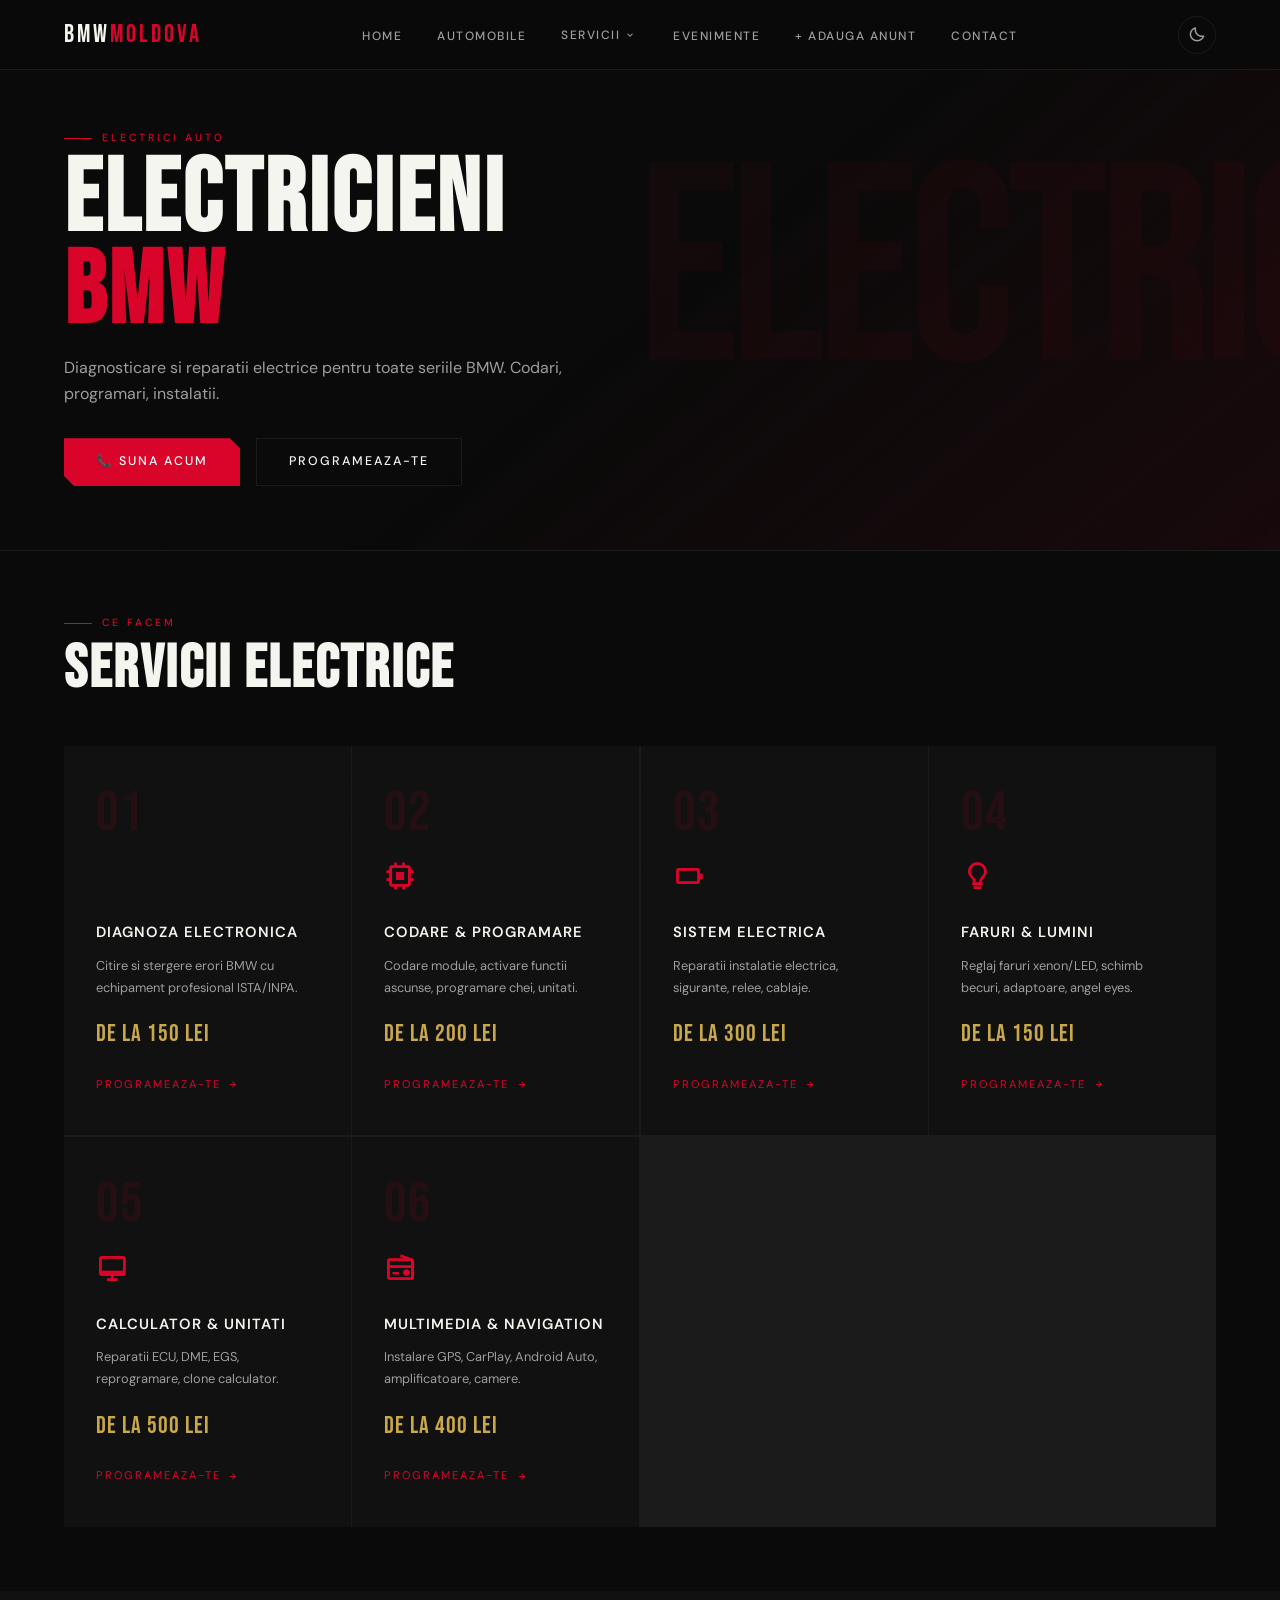
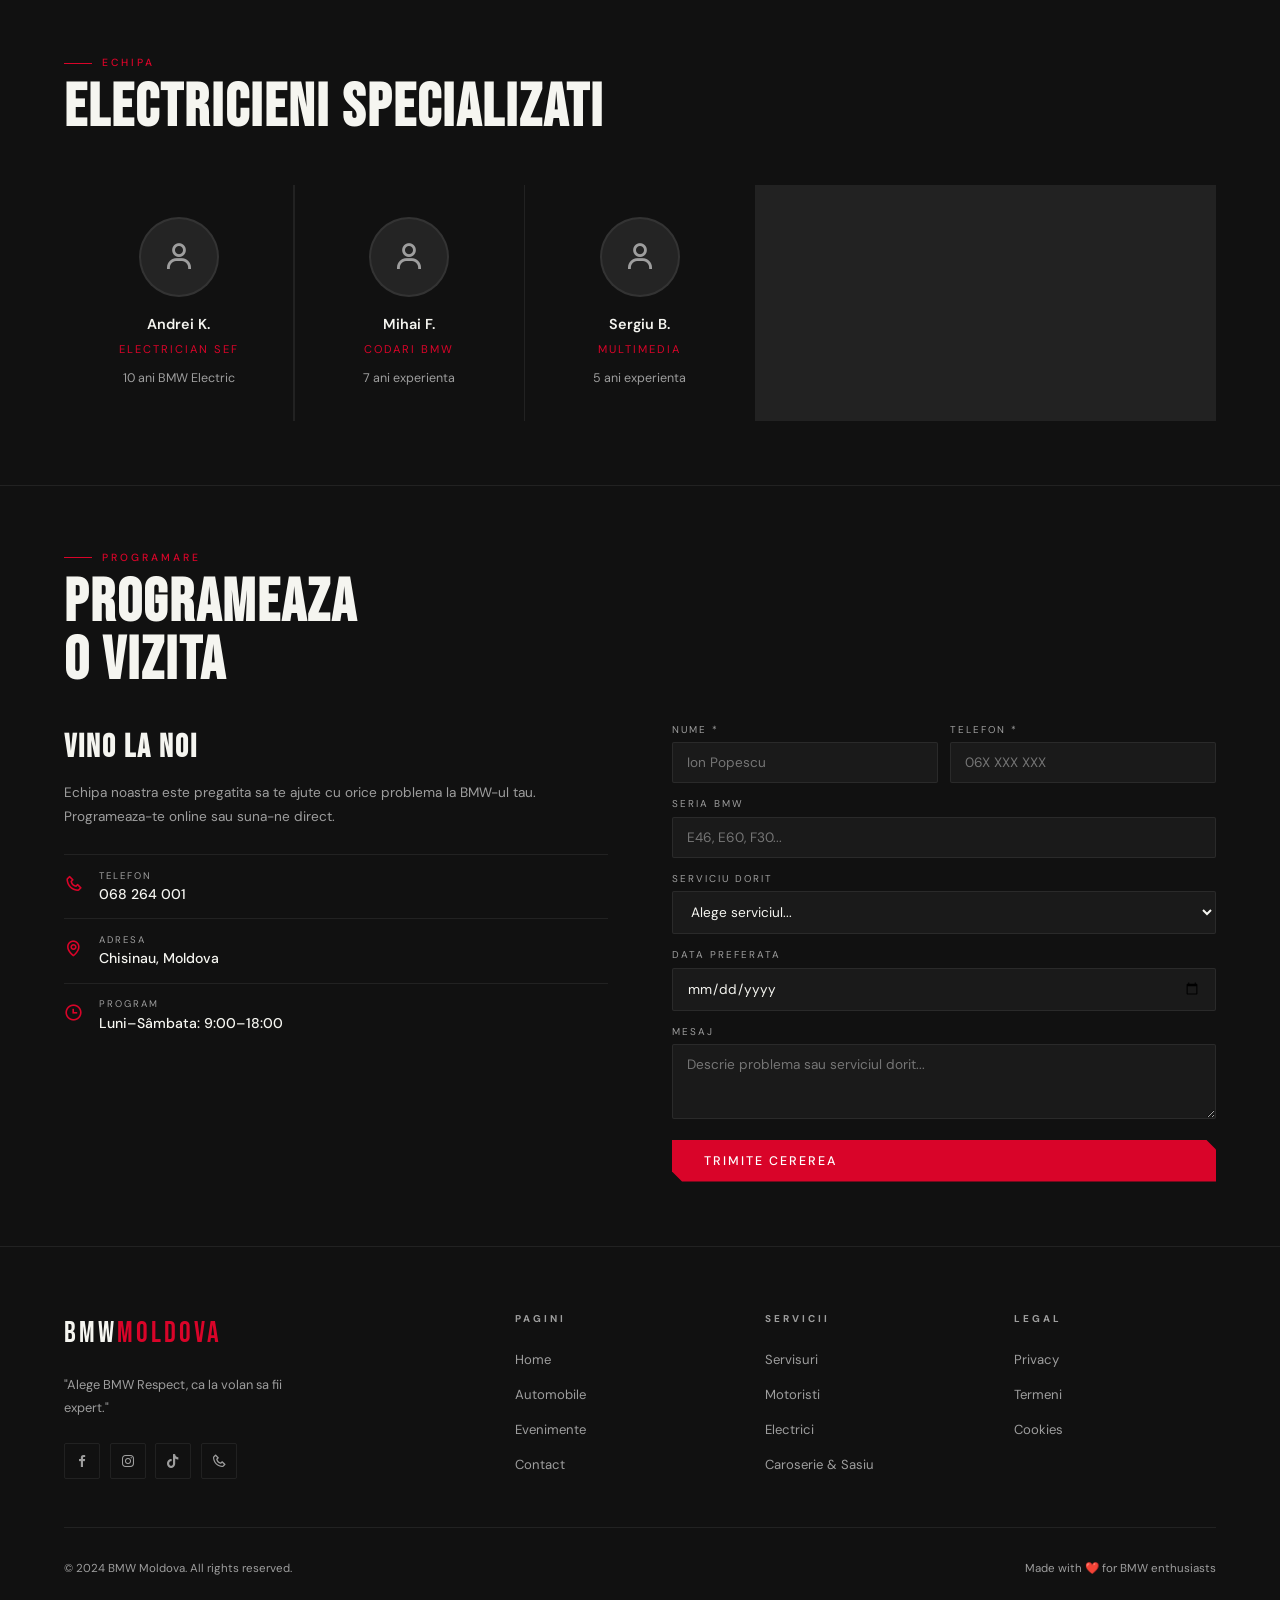
<file: Electrici.html>
<!DOCTYPE html>
<html lang="ro">
<head>
  <meta charset="UTF-8">
  <meta name="viewport" content="width=device-width, initial-scale=1.0">
  <title>Electrici — BMW Moldova</title>
  <link rel="preconnect" href="https://fonts.googleapis.com">
  <link href="https://fonts.googleapis.com/css2?family=Bebas+Neue&family=DM+Sans:wght@300;400;500;600;700&display=swap" rel="stylesheet">
  <link href="https://unpkg.com/boxicons@2.1.4/css/boxicons.min.css" rel="stylesheet">
  <link rel="stylesheet" href="shared.css">
  <style>
    .svc-hero {
      padding: 130px 4rem 4rem;
      position: relative; overflow: hidden;
      background: linear-gradient(140deg, #0a0a0a 50%, rgba(217,4,41,.07) 100%);
      border-bottom: 1px solid var(--border);
      z-index: 1;
    }
    .svc-hero-accent {
      position: absolute; right: -5%; top: 50%; transform: translateY(-50%);
      font-family: var(--font-h); font-size: 22vw; letter-spacing: -10px;
      color: rgba(217,4,41,.04); pointer-events: none; line-height: 1;
      white-space: nowrap;
    }
    .svc-hero h1 {
      font-family: var(--font-h); font-size: clamp(3rem,8vw,6.5rem);
      letter-spacing: 3px; line-height: .9; position: relative; z-index: 1;
    }
    .svc-hero h1 span { color: var(--red); }
    .svc-hero p { color: var(--gray); margin-top: 1rem; max-width: 500px; position: relative; z-index: 1; }
    .svc-hero-btns { display: flex; gap: 1rem; margin-top: 2rem; position: relative; z-index: 1; }

    /* SERVICES GRID */
    .svc-section { padding: 4rem; position: relative; z-index: 1; }
    .svc-grid {
      display: grid; grid-template-columns: repeat(auto-fill, minmax(280px, 1fr));
      gap: 1.5px; background: var(--border);
    }
    .svc-card {
      background: var(--dark2); padding: 2.5rem 2rem;
      position: relative; overflow: hidden;
      transition: all var(--tr); cursor: pointer;
    }
    .svc-card::after {
      content: ''; position: absolute; top: 0; left: 0; right: 0; height: 2px;
      background: var(--red); transform: scaleX(0); transform-origin: left;
      transition: transform var(--tr);
    }
    .svc-card:hover::after { transform: scaleX(1); }
    .svc-card:hover { background: var(--dark3); }

    .svc-num { font-family: var(--font-h); font-size: 3.5rem; color: rgba(217,4,41,.1); line-height: 1; margin-bottom: .8rem; letter-spacing: 2px; }
    .svc-icon { font-size: 2rem; color: var(--red); margin-bottom: 1rem; }
    .svc-card h3 { font-size: .92rem; font-weight: 600; letter-spacing: 1px; text-transform: uppercase; margin-bottom: .6rem; }
    .svc-card p  { font-size: .8rem; color: var(--gray); line-height: 1.75; margin-bottom: 1rem; }
    .svc-price {
      font-family: var(--font-h); font-size: 1.5rem; color: var(--gold);
      letter-spacing: 1px; margin-bottom: 1rem;
    }
    .svc-link {
      display: inline-flex; align-items: center; gap: .4rem;
      font-size: .7rem; letter-spacing: 2px; text-transform: uppercase;
      color: var(--red); transition: gap var(--tr);
    }
    .svc-link:hover { gap: .8rem; }

    /* REQUEST FORM */
    .request-section {
      padding: 4rem; background: var(--dark2);
      border-top: 1px solid var(--border);
    }
    .request-grid { display: grid; grid-template-columns: 1fr 1fr; gap: 4rem; align-items: start; }
    .request-info h3 { font-family: var(--font-h); font-size: 2rem; letter-spacing: 2px; margin-bottom: .5rem; }
    .request-info p { color: var(--gray); font-size: .85rem; line-height: 1.8; margin-bottom: 1.5rem; }

    .contact-item { display: flex; align-items: center; gap: 1rem; padding: .8rem 0; border-top: 1px solid var(--border); }
    .contact-icon { font-size: 1.2rem; color: var(--red); }
    .contact-lbl { font-size: .6rem; letter-spacing: 2px; text-transform: uppercase; color: var(--gray); }
    .contact-val { font-size: .88rem; font-weight: 500; }

    .req-form { display: flex; flex-direction: column; gap: .8rem; }
    .form-row2 { display: grid; grid-template-columns: 1fr 1fr; gap: .8rem; }

    .req-field label { display: block; font-size: .62rem; letter-spacing: 2px; text-transform: uppercase; color: var(--gray); margin-bottom: .3rem; }
    .req-field input, .req-field select, .req-field textarea {
      width: 100%; padding: 11px 14px;
      background: var(--dark3); border: 1px solid var(--border);
      color: var(--white); font-family: var(--font-b); font-size: .85rem;
      border-radius: 2px; outline: none; transition: border-color var(--tr);
    }
    .req-field input:focus, .req-field select:focus, .req-field textarea:focus { border-color: var(--red); }
    .req-field input.err, .req-field select.err, .req-field textarea.err { border-color: #ff1744; }
    .req-success { display: none; padding: 1rem; background: rgba(76,175,80,.1); border: 1px solid #4caf50; border-radius: 2px; color: #4caf50; font-size: .85rem; text-align: center; }
    .req-success.show { display: block; }

    /* TEAM */
    .team-section { padding: 4rem; position: relative; z-index: 1; }
    .team-grid { display: grid; grid-template-columns: repeat(auto-fill, minmax(220px, 1fr)); gap: 1.5px; background: var(--border); }
    .team-card {
      background: var(--dark2); padding: 2rem; text-align: center;
      transition: background var(--tr);
    }
    .team-card:hover { background: var(--dark3); }
    .team-avatar {
      width: 80px; height: 80px; border-radius: 50%;
      background: var(--dark4); border: 2px solid var(--border);
      display: flex; align-items: center; justify-content: center;
      margin: 0 auto 1rem; font-size: 2rem; color: var(--gray);
    }
    .team-name { font-weight: 600; font-size: .9rem; margin-bottom: .3rem; }
    .team-role { font-size: .7rem; letter-spacing: 2px; text-transform: uppercase; color: var(--red); margin-bottom: .6rem; }
    .team-exp  { font-size: .78rem; color: var(--gray); }

    @media(max-width:900px){
      .svc-hero  { padding: 120px 1.5rem 3rem; }
      .svc-section, .request-section, .team-section { padding: 3rem 1.5rem; }
      .request-grid { grid-template-columns: 1fr; gap: 2rem; }
      .form-row2 { grid-template-columns: 1fr; }
    }
  </style>
</head>
<body>
<div id="header-mount"></div>

<!-- HERO — configurat via JS -->
<div class="svc-hero">
  <div class="svc-hero-accent" id="hero-accent"></div>
  <div class="section-tag" id="hero-tag"></div>
  <h1 id="hero-h1"></h1>
  <p id="hero-p"></p>
  <div class="svc-hero-btns">
    <a href="tel:068264001" class="btn-primary"><span>📞 Suna Acum</span></a>
    <a href="#request" class="btn-outline">Programeaza-te</a>
  </div>
</div>

<!-- SERVICES -->
<div class="svc-section">
  <div class="section-header">
    <div>
      <div class="section-tag">Ce facem</div>
      <h2 class="section-title" id="svc-title"></h2>
    </div>
  </div>
  <div class="svc-grid" id="svc-grid"></div>
</div>

<!-- TEAM -->
<div class="team-section section-alt">
  <div class="section-header">
    <div>
      <div class="section-tag">Echipa</div>
      <h2 class="section-title" id="team-title"></h2>
    </div>
  </div>
  <div class="team-grid" id="team-grid"></div>
</div>

<!-- REQUEST FORM -->
<div class="request-section" id="request">
  <div class="section-header" style="margin-bottom:2rem;">
    <div>
      <div class="section-tag">Programare</div>
      <h2 class="section-title">Programeaza<br>o Vizita</h2>
    </div>
  </div>
  <div class="request-grid">
    <div class="request-info">
      <h3>Vino la noi</h3>
      <p>Echipa noastra este pregatita sa te ajute cu orice problema la BMW-ul tau. Programeaza-te online sau suna-ne direct.</p>
      <div class="contact-item"><div class="contact-icon"><i class='bx bx-phone'></i></div><div><div class="contact-lbl">Telefon</div><div class="contact-val">068 264 001</div></div></div>
      <div class="contact-item"><div class="contact-icon"><i class='bx bx-map'></i></div><div><div class="contact-lbl">Adresa</div><div class="contact-val">Chisinau, Moldova</div></div></div>
      <div class="contact-item"><div class="contact-icon"><i class='bx bx-time'></i></div><div><div class="contact-lbl">Program</div><div class="contact-val">Luni–Sâmbata: 9:00–18:00</div></div></div>
    </div>
    <form class="req-form" id="req-form" novalidate>
      <div class="form-row2">
        <div class="req-field"><label>Nume *</label><input type="text" id="r-name" placeholder="Ion Popescu"></div>
        <div class="req-field"><label>Telefon *</label><input type="tel" id="r-phone" placeholder="06X XXX XXX"></div>
      </div>
      <div class="req-field"><label>Seria BMW</label><input type="text" id="r-series" placeholder="E46, E60, F30..."></div>
      <div class="req-field">
        <label>Serviciu dorit</label>
        <select id="r-svc"><option value="">Alege serviciul...</option></select>
      </div>
      <div class="req-field"><label>Data preferata</label><input type="date" id="r-date"></div>
      <div class="req-field"><label>Mesaj</label><textarea id="r-msg" rows="3" placeholder="Descrie problema sau serviciul dorit..."></textarea></div>
      <button type="submit" class="btn-primary"><span>Trimite Cererea</span></button>
      <div class="req-success" id="req-success">✔ Cererea a fost trimisa! Te contactam in curand.</div>
    </form>
  </div>
</div>

<div id="footer-mount"></div>
<script src="db.js"></script>
<script>
  // ===== CONFIG PER PAGE =====
  const PAGE = 'electrici'; // set by each file

  const CONFIGS = {
    servis: {
      activePage: 'services',
      tag: 'Servicii Auto',
      h1: 'Servis <span>BMW</span><br>Specializat',
      accent: 'SERVIS',
      p: 'Reparatii complete pentru orice model BMW. Tehnicieni certificati cu experienta de peste 8 ani.',
      svcTitle: 'Servicii Mecanice',
      services: [
        { num:'01', icon:'bx-wrench',       title:'Schimb Ulei & Filtre',   desc:'Ulei original BMW, filtre aer, polen, combustibil. Revizie completa.',         price:'De la 300 lei' },
        { num:'02', icon:'bx-cog',          title:'Reparatii Motor',        desc:'Diagnoza, garnituri chiuloasa, distributie, pompa apa, etansari.',             price:'De la 800 lei' },
        { num:'03', icon:'bx-car',          title:'Cutie Viteze',           title2:'Automata & Manuala',  desc:'Reparatii cutie manuala si automata, schimb ulei cutie.',                price:'De la 600 lei' },
        { num:'04', icon:'bx-disc',         title:'Frane & Ambreiaj',       desc:'Placute, discuri, calipers, ansamblu ambreiaj, cilindri.',                     price:'De la 200 lei' },
        { num:'05', icon:'bx-refresh',      title:'Distributie',            desc:'Kit distributie complet, curea/lant, role, pompa apa.',                        price:'De la 1200 lei' },
        { num:'06', icon:'bx-check-shield', title:'Diagnoza Completa',      desc:'Diagnoza BMW cu echipament profesional. Codare, resetare erori.',               price:'De la 150 lei' },
      ],
      teamTitle: 'Mecanici Experti',
      team: [
        { name:'Alexandru M.', role:'Mecanic Sef', exp:'12 ani experienta BMW', icon:'bx-user' },
        { name:'Gheorghe P.', role:'Mecanic',    exp:'8 ani experienta',      icon:'bx-user' },
        { name:'Vasile T.',   role:'Diagnoza',    exp:'6 ani experienta',      icon:'bx-user' },
        { name:'Ion S.',      role:'Ucenic',      exp:'2 ani experienta',      icon:'bx-user' },
      ],
      svcOptions: ['Schimb Ulei', 'Reparatii Motor', 'Cutie Viteze', 'Frane', 'Distributie', 'Diagnoza', 'Altele'],
    },

    electrici: {
      activePage: 'services',
      tag: 'Electrici Auto',
      h1: 'Electricieni<br><span>BMW</span>',
      accent: 'ELECTRIC',
      p: 'Diagnosticare si reparatii electrice pentru toate seriile BMW. Codari, programari, instalatii.',
      svcTitle: 'Servicii Electrice',
      services: [
        { num:'01', icon:'bx-bolt',       title:'Diagnoza Electronica',   desc:'Citire si stergere erori BMW cu echipament profesional ISTA/INPA.',           price:'De la 150 lei' },
        { num:'02', icon:'bx-chip',       title:'Codare & Programare',    desc:'Codare module, activare functii ascunse, programare chei, unitati.',           price:'De la 200 lei' },
        { num:'03', icon:'bx-battery',    title:'Sistem Electrica',       desc:'Reparatii instalatie electrica, sigurante, relee, cablaje.',                   price:'De la 300 lei' },
        { num:'04', icon:'bx-bulb',       title:'Faruri & Lumini',        desc:'Reglaj faruri xenon/LED, schimb becuri, adaptoare, angel eyes.',               price:'De la 150 lei' },
        { num:'05', icon:'bx-desktop',    title:'Calculator & Unitati',   desc:'Reparatii ECU, DME, EGS, reprogramare, clone calculator.',                     price:'De la 500 lei' },
        { num:'06', icon:'bx-radio',      title:'Multimedia & Navigation', desc:'Instalare GPS, CarPlay, Android Auto, amplificatoare, camere.',               price:'De la 400 lei' },
      ],
      teamTitle: 'Electricieni Specializati',
      team: [
        { name:'Andrei K.',   role:'Electrician Sef', exp:'10 ani BMW Electric', icon:'bx-user' },
        { name:'Mihai F.',    role:'Codari BMW',      exp:'7 ani experienta',    icon:'bx-user' },
        { name:'Sergiu B.',   role:'Multimedia',      exp:'5 ani experienta',    icon:'bx-user' },
      ],
      svcOptions: ['Diagnoza', 'Codare', 'Sistem electric', 'Faruri', 'Calculator ECU', 'Multimedia', 'Altele'],
    },

    motors: {
      activePage: 'services',
      tag: 'Motoristi',
      h1: 'Specialisti<br><span>Motoare</span> BMW',
      accent: 'MOTOR',
      p: 'Reparatii complete ale motoarelor BMW. De la revizie simpla pana la rectificare si reparatie capitala.',
      svcTitle: 'Servicii Motoare',
      services: [
        { num:'01', icon:'bx-cog',          title:'Revizie Motor',          desc:'Schimb ulei, filtre, bujii, inspectie completa motor BMW.',                   price:'De la 400 lei' },
        { num:'02', icon:'bx-wrench',       title:'Chiulasa',               desc:'Rectificare, schimb garnitura chiulosa, supape, ghiduri.',                   price:'De la 2000 lei' },
        { num:'03', icon:'bx-refresh',      title:'Distributie Completa',   desc:'Lant/curea distributie, intinzatoare, role, pompa apa originala.',           price:'De la 1500 lei' },
        { num:'04', icon:'bx-water',        title:'Sistem Racire',          desc:'Termostat, radiator, pompa apa, furtunuri, vas expansiune.',                 price:'De la 400 lei' },
        { num:'05', icon:'bx-wind',         title:'Turbocompresoare',       desc:'Reparatie sau inlocuire turbo, conducte intercooler, recirculare.',           price:'De la 600 lei' },
        { num:'06', icon:'bx-search-alt',   title:'Diagnoza Motor',         desc:'Diagnoza completa, compresie, presiune ulei, analize.',                      price:'De la 200 lei' },
      ],
      teamTitle: 'Motoristi Experti',
      team: [
        { name:'Dumitru V.',  role:'Motorist Sef',    exp:'15 ani motoare BMW',  icon:'bx-user' },
        { name:'Vlad C.',     role:'Motorist',        exp:'9 ani experienta',    icon:'bx-user' },
        { name:'Octavian M.', role:'Turbo Expert',    exp:'6 ani experienta',    icon:'bx-user' },
      ],
      svcOptions: ['Revizie', 'Chiulasa', 'Distributie', 'Racire', 'Turbo', 'Diagnoza motor', 'Altele'],
    },
  };

  const cfg = CONFIGS[PAGE] || CONFIGS.servis;

  // inject header/footer
  document.getElementById('header-mount').innerHTML = renderHeader(cfg.activePage);
  document.getElementById('footer-mount').innerHTML = renderFooter();
  initNav();

  // hero
  document.getElementById('hero-accent').textContent = cfg.accent;
  document.getElementById('hero-tag').textContent    = cfg.tag;
  document.getElementById('hero-h1').innerHTML       = cfg.h1;
  document.getElementById('hero-p').textContent      = cfg.p;
  document.getElementById('svc-title').textContent   = cfg.svcTitle;
  document.getElementById('team-title').textContent  = cfg.teamTitle;
  document.title = `${cfg.tag} — BMW Moldova`;

  // services
  document.getElementById('svc-grid').innerHTML = cfg.services.map(s=>`
    <div class="svc-card">
      <div class="svc-num">${s.num}</div>
      <div class="svc-icon"><i class='bx ${s.icon}'></i></div>
      <h3>${s.title}</h3>
      <p>${s.desc}</p>
      <div class="svc-price">${s.price}</div>
      <a href="#request" class="svc-link">Programeaza-te <i class='bx bx-right-arrow-alt'></i></a>
    </div>`).join('');

  // team
  document.getElementById('team-grid').innerHTML = cfg.team.map(t=>`
    <div class="team-card">
      <div class="team-avatar"><i class='bx ${t.icon}'></i></div>
      <div class="team-name">${t.name}</div>
      <div class="team-role">${t.role}</div>
      <div class="team-exp">${t.exp}</div>
    </div>`).join('');

  // populate service select
  const rSvc = document.getElementById('r-svc');
  cfg.svcOptions.forEach(o => { const op=document.createElement('option'); op.textContent=o; rSvc.appendChild(op); });

  // request form
  document.getElementById('req-form').addEventListener('submit', e => {
    e.preventDefault();
    const name  = document.getElementById('r-name').value.trim();
    const phone = document.getElementById('r-phone').value.trim();
    let ok = true;
    [['r-name', name.length>2], ['r-phone', /[0-9]{6}/.test(phone)]].forEach(([id, valid]) => {
      const el = document.getElementById(id);
      if(!valid) { el.classList.add('err'); ok=false; } else el.classList.remove('err');
    });
    if(!ok) { showToast('Completeaza Numele si Telefonul!', 'info'); return; }

    BMWDB.Messages.add({
      name, phone,
      series:  document.getElementById('r-series').value,
      service: rSvc.value,
      date:    document.getElementById('r-date').value,
      msg:     document.getElementById('r-msg').value,
      page:    PAGE,
    });
    document.getElementById('req-form').reset();
    document.getElementById('req-success').classList.add('show');
    showToast('Cerere trimisa!', 'success');
    setTimeout(()=>document.getElementById('req-success').classList.remove('show'), 5000);
  });
</script>
</body>
</html>
</file>
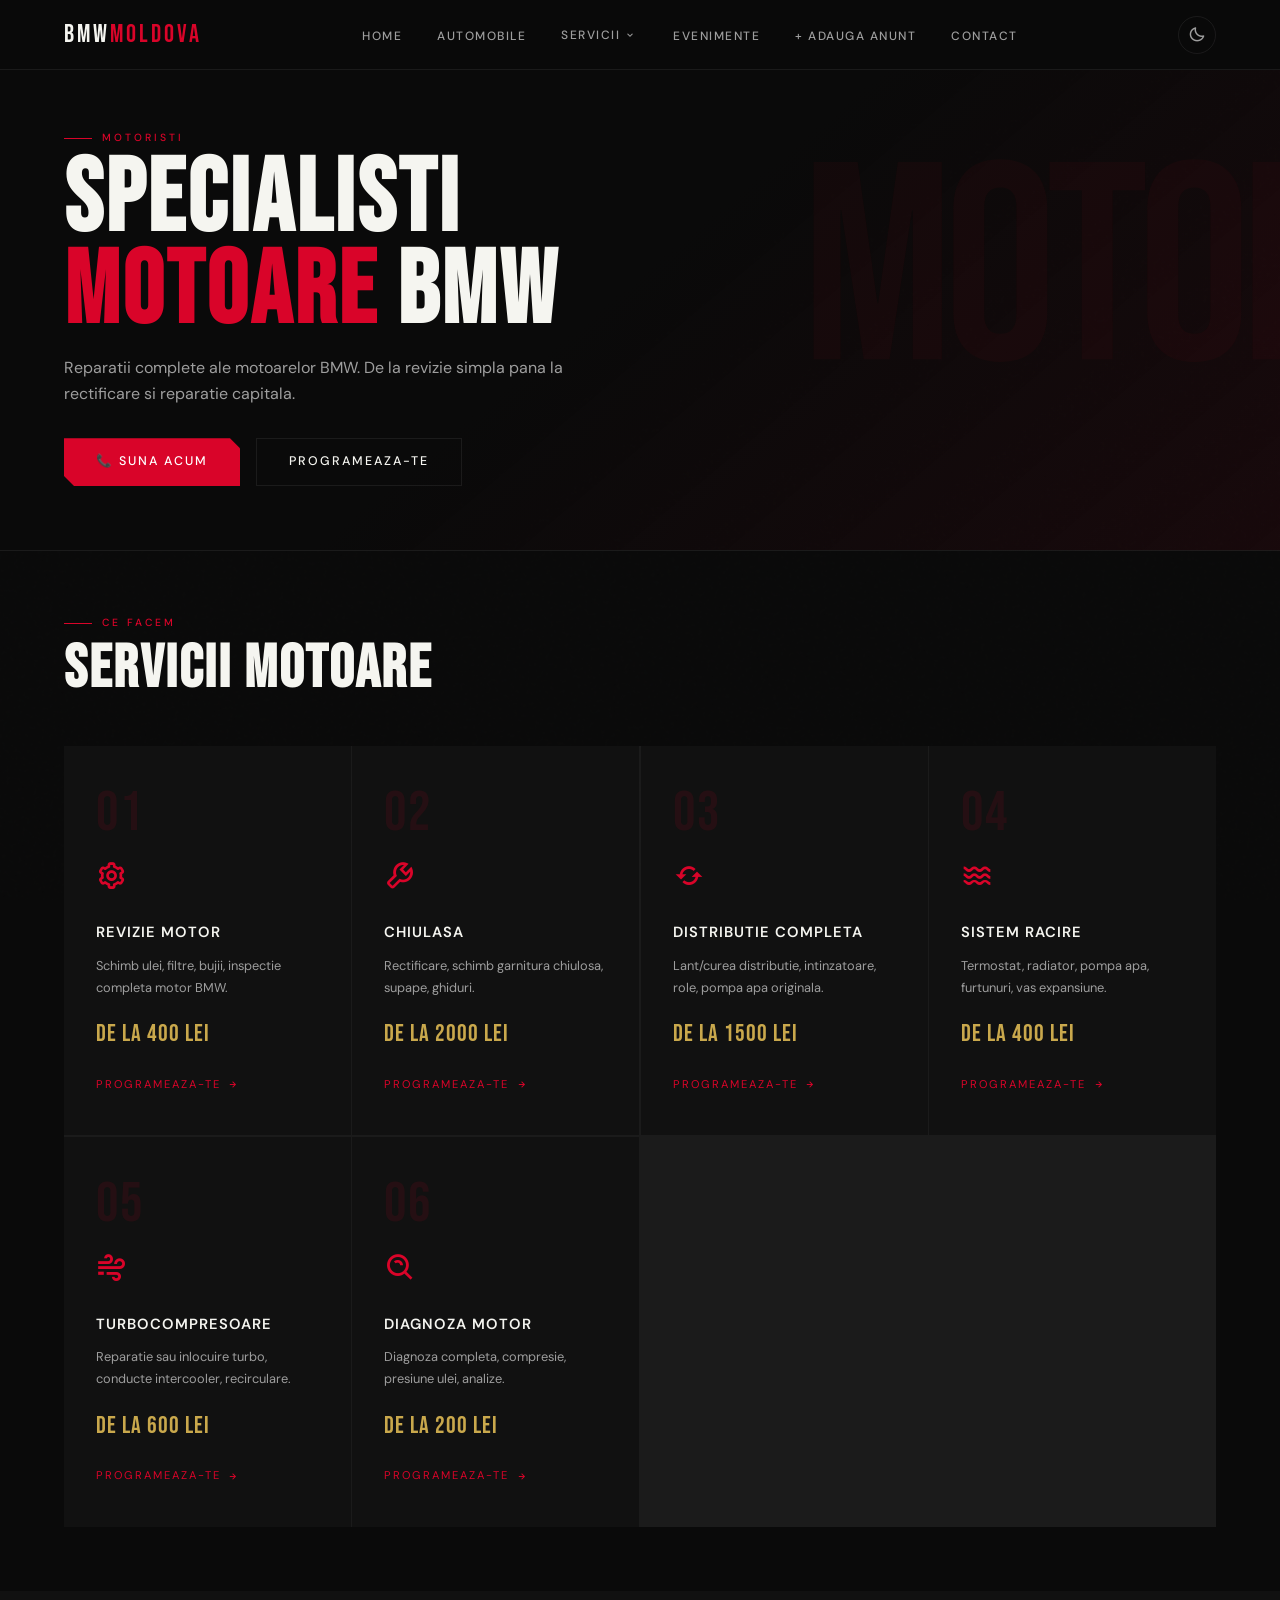
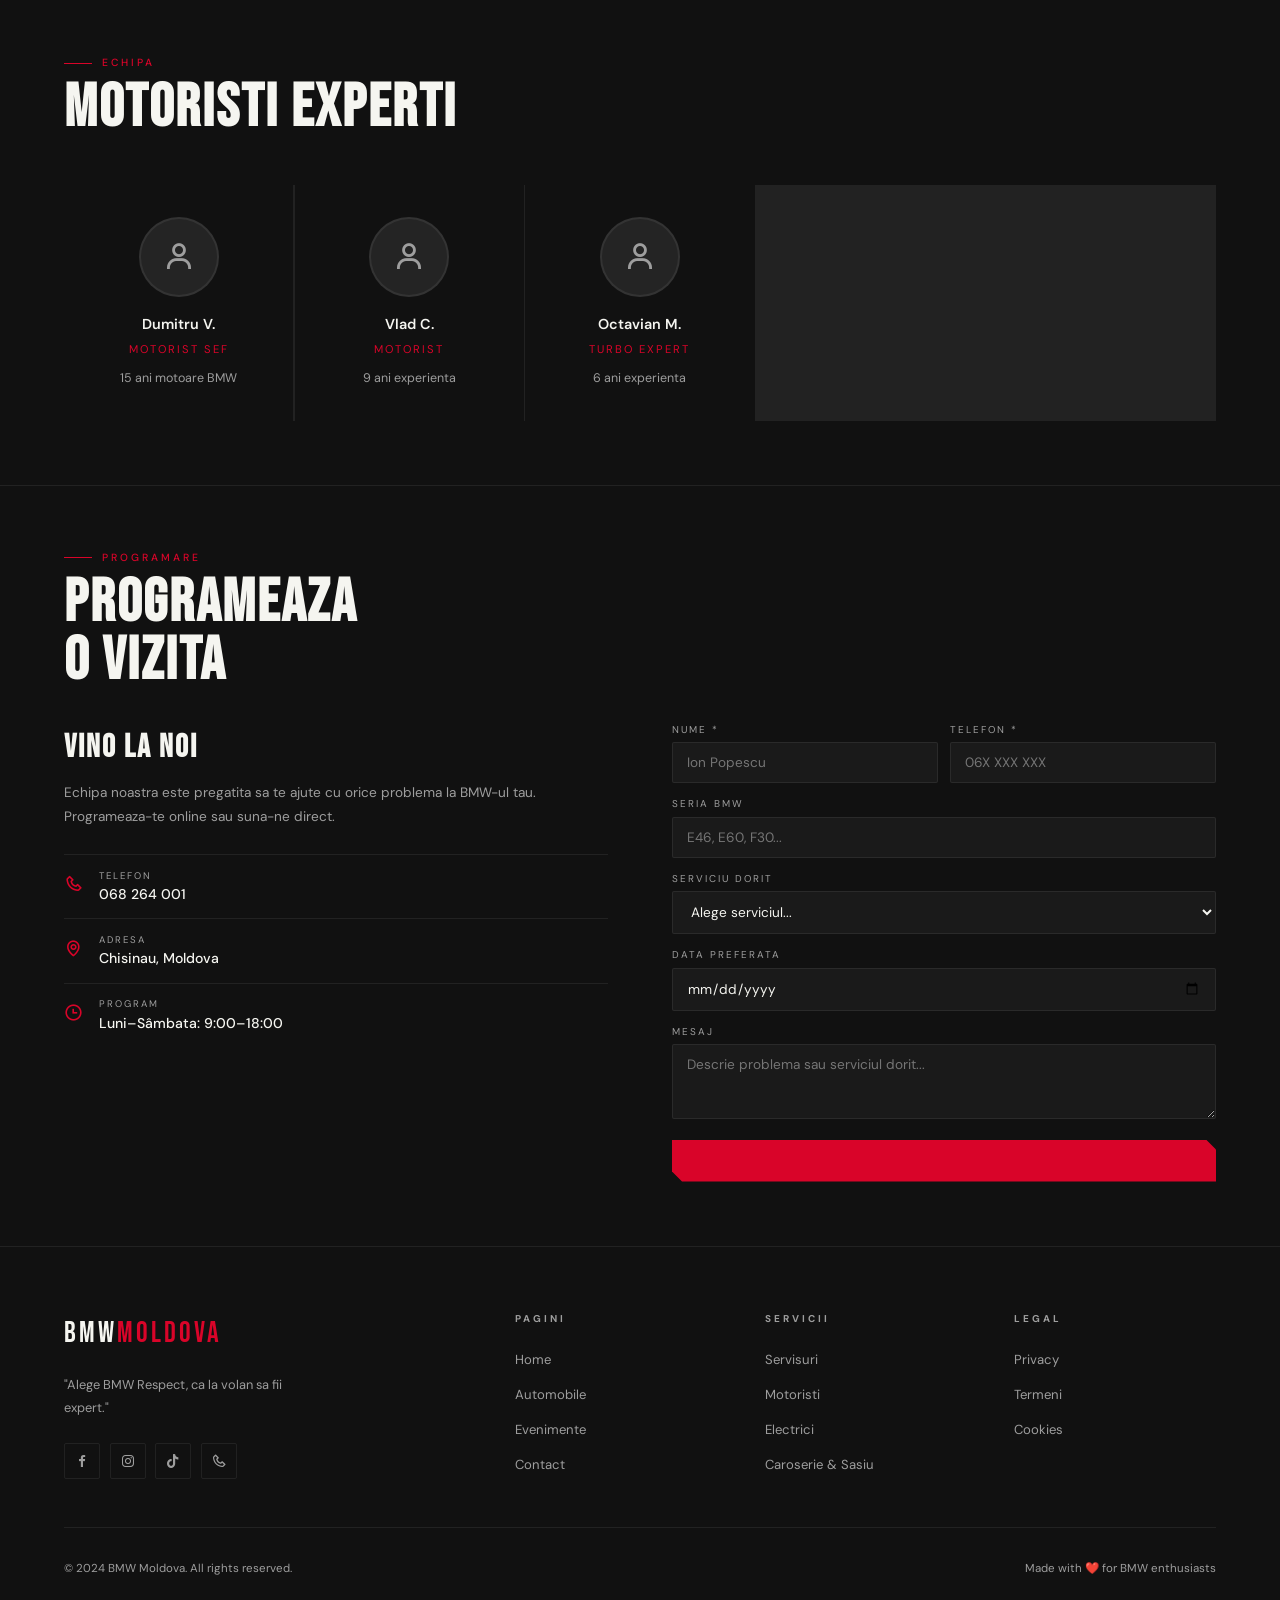
<file: MotorsPage.html>
<!DOCTYPE html>
<html lang="ro">
<head>
  <meta charset="UTF-8">
  <meta name="viewport" content="width=device-width, initial-scale=1.0">
  <title>Motoristi — BMW Moldova</title>
  <link rel="preconnect" href="https://fonts.googleapis.com">
  <link href="https://fonts.googleapis.com/css2?family=Bebas+Neue&family=DM+Sans:wght@300;400;500;600;700&display=swap" rel="stylesheet">
  <link href="https://unpkg.com/boxicons@2.1.4/css/boxicons.min.css" rel="stylesheet">
  <link rel="stylesheet" href="shared.css">
  <style>
    .svc-hero {
      padding: 130px 4rem 4rem;
      position: relative; overflow: hidden;
      background: linear-gradient(140deg, #0a0a0a 50%, rgba(217,4,41,.07) 100%);
      border-bottom: 1px solid var(--border);
      z-index: 1;
    }
    .svc-hero-accent {
      position: absolute; right: -5%; top: 50%; transform: translateY(-50%);
      font-family: var(--font-h); font-size: 22vw; letter-spacing: -10px;
      color: rgba(217,4,41,.04); pointer-events: none; line-height: 1;
      white-space: nowrap;
    }
    .svc-hero h1 {
      font-family: var(--font-h); font-size: clamp(3rem,8vw,6.5rem);
      letter-spacing: 3px; line-height: .9; position: relative; z-index: 1;
    }
    .svc-hero h1 span { color: var(--red); }
    .svc-hero p { color: var(--gray); margin-top: 1rem; max-width: 500px; position: relative; z-index: 1; }
    .svc-hero-btns { display: flex; gap: 1rem; margin-top: 2rem; position: relative; z-index: 1; }

    /* SERVICES GRID */
    .svc-section { padding: 4rem; position: relative; z-index: 1; }
    .svc-grid {
      display: grid; grid-template-columns: repeat(auto-fill, minmax(280px, 1fr));
      gap: 1.5px; background: var(--border);
    }
    .svc-card {
      background: var(--dark2); padding: 2.5rem 2rem;
      position: relative; overflow: hidden;
      transition: all var(--tr); cursor: pointer;
    }
    .svc-card::after {
      content: ''; position: absolute; top: 0; left: 0; right: 0; height: 2px;
      background: var(--red); transform: scaleX(0); transform-origin: left;
      transition: transform var(--tr);
    }
    .svc-card:hover::after { transform: scaleX(1); }
    .svc-card:hover { background: var(--dark3); }

    .svc-num { font-family: var(--font-h); font-size: 3.5rem; color: rgba(217,4,41,.1); line-height: 1; margin-bottom: .8rem; letter-spacing: 2px; }
    .svc-icon { font-size: 2rem; color: var(--red); margin-bottom: 1rem; }
    .svc-card h3 { font-size: .92rem; font-weight: 600; letter-spacing: 1px; text-transform: uppercase; margin-bottom: .6rem; }
    .svc-card p  { font-size: .8rem; color: var(--gray); line-height: 1.75; margin-bottom: 1rem; }
    .svc-price {
      font-family: var(--font-h); font-size: 1.5rem; color: var(--gold);
      letter-spacing: 1px; margin-bottom: 1rem;
    }
    .svc-link {
      display: inline-flex; align-items: center; gap: .4rem;
      font-size: .7rem; letter-spacing: 2px; text-transform: uppercase;
      color: var(--red); transition: gap var(--tr);
    }
    .svc-link:hover { gap: .8rem; }

    /* REQUEST FORM */
    .request-section {
      padding: 4rem; background: var(--dark2);
      border-top: 1px solid var(--border);
    }
    .request-grid { display: grid; grid-template-columns: 1fr 1fr; gap: 4rem; align-items: start; }
    .request-info h3 { font-family: var(--font-h); font-size: 2rem; letter-spacing: 2px; margin-bottom: .5rem; }
    .request-info p { color: var(--gray); font-size: .85rem; line-height: 1.8; margin-bottom: 1.5rem; }

    .contact-item { display: flex; align-items: center; gap: 1rem; padding: .8rem 0; border-top: 1px solid var(--border); }
    .contact-icon { font-size: 1.2rem; color: var(--red); }
    .contact-lbl { font-size: .6rem; letter-spacing: 2px; text-transform: uppercase; color: var(--gray); }
    .contact-val { font-size: .88rem; font-weight: 500; }

    .req-form { display: flex; flex-direction: column; gap: .8rem; }
    .form-row2 { display: grid; grid-template-columns: 1fr 1fr; gap: .8rem; }

    .req-field label { display: block; font-size: .62rem; letter-spacing: 2px; text-transform: uppercase; color: var(--gray); margin-bottom: .3rem; }
    .req-field input, .req-field select, .req-field textarea {
      width: 100%; padding: 11px 14px;
      background: var(--dark3); border: 1px solid var(--border);
      color: var(--white); font-family: var(--font-b); font-size: .85rem;
      border-radius: 2px; outline: none; transition: border-color var(--tr);
    }
    .req-field input:focus, .req-field select:focus, .req-field textarea:focus { border-color: var(--red); }
    .req-field input.err, .req-field select.err, .req-field textarea.err { border-color: #ff1744; }
    .req-success { display: none; padding: 1rem; background: rgba(76,175,80,.1); border: 1px solid #4caf50; border-radius: 2px; color: #4caf50; font-size: .85rem; text-align: center; }
    .req-success.show { display: block; }

    /* TEAM */
    .team-section { padding: 4rem; position: relative; z-index: 1; }
    .team-grid { display: grid; grid-template-columns: repeat(auto-fill, minmax(220px, 1fr)); gap: 1.5px; background: var(--border); }
    .team-card {
      background: var(--dark2); padding: 2rem; text-align: center;
      transition: background var(--tr);
    }
    .team-card:hover { background: var(--dark3); }
    .team-avatar {
      width: 80px; height: 80px; border-radius: 50%;
      background: var(--dark4); border: 2px solid var(--border);
      display: flex; align-items: center; justify-content: center;
      margin: 0 auto 1rem; font-size: 2rem; color: var(--gray);
    }
    .team-name { font-weight: 600; font-size: .9rem; margin-bottom: .3rem; }
    .team-role { font-size: .7rem; letter-spacing: 2px; text-transform: uppercase; color: var(--red); margin-bottom: .6rem; }
    .team-exp  { font-size: .78rem; color: var(--gray); }

    @media(max-width:900px){
      .svc-hero  { padding: 120px 1.5rem 3rem; }
      .svc-section, .request-section, .team-section { padding: 3rem 1.5rem; }
      .request-grid { grid-template-columns: 1fr; gap: 2rem; }
      .form-row2 { grid-template-columns: 1fr; }
    }
  </style>
</head>
<body>
<div id="header-mount"></div>

<!-- HERO — configurat via JS -->
<div class="svc-hero">
  <div class="svc-hero-accent" id="hero-accent"></div>
  <div class="section-tag" id="hero-tag"></div>
  <h1 id="hero-h1"></h1>
  <p id="hero-p"></p>
  <div class="svc-hero-btns">
    <a href="tel:068264001" class="btn-primary"><span>📞 Suna Acum</span></a>
    <a href="#request" class="btn-outline">Programeaza-te</a>
  </div>
</div>

<!-- SERVICES -->
<div class="svc-section">
  <div class="section-header">
    <div>
      <div class="section-tag">Ce facem</div>
      <h2 class="section-title" id="svc-title"></h2>
    </div>
  </div>
  <div class="svc-grid" id="svc-grid"></div>
</div>

<!-- TEAM -->
<div class="team-section section-alt">
  <div class="section-header">
    <div>
      <div class="section-tag">Echipa</div>
      <h2 class="section-title" id="team-title"></h2>
    </div>
  </div>
  <div class="team-grid" id="team-grid"></div>
</div>

<!-- REQUEST FORM -->
<div class="request-section" id="request">
  <div class="section-header" style="margin-bottom:2rem;">
    <div>
      <div class="section-tag">Programare</div>
      <h2 class="section-title">Programeaza<br>o Vizita</h2>
    </div>
  </div>
  <div class="request-grid">
    <div class="request-info">
      <h3>Vino la noi</h3>
      <p>Echipa noastra este pregatita sa te ajute cu orice problema la BMW-ul tau. Programeaza-te online sau suna-ne direct.</p>
      <div class="contact-item"><div class="contact-icon"><i class='bx bx-phone'></i></div><div><div class="contact-lbl">Telefon</div><div class="contact-val">068 264 001</div></div></div>
      <div class="contact-item"><div class="contact-icon"><i class='bx bx-map'></i></div><div><div class="contact-lbl">Adresa</div><div class="contact-val">Chisinau, Moldova</div></div></div>
      <div class="contact-item"><div class="contact-icon"><i class='bx bx-time'></i></div><div><div class="contact-lbl">Program</div><div class="contact-val">Luni–Sâmbata: 9:00–18:00</div></div></div>
    </div>
    <form class="req-form" id="req-form" novalidate>
      <div class="form-row2">
        <div class="req-field"><label>Nume *</label><input type="text" id="r-name" placeholder="Ion Popescu"></div>
        <div class="req-field"><label>Telefon *</label><input type="tel" id="r-phone" placeholder="06X XXX XXX"></div>
      </div>
      <div class="req-field"><label>Seria BMW</label><input type="text" id="r-series" placeholder="E46, E60, F30..."></div>
      <div class="req-field">
        <label>Serviciu dorit</label>
        <select id="r-svc"><option value="">Alege serviciul...</option></select>
      </div>
      <div class="req-field"><label>Data preferata</label><input type="date" id="r-date"></div>
      <div class="req-field"><label>Mesaj</label><textarea id="r-msg" rows="3" placeholder="Descrie problema sau serviciul dorit..."></textarea></div>
      <button type="submit" class="btn-primary"><span>Trimite Cererea</span></button>
      <div class="req-success" id="req-success">✔ Cererea a fost trimisa! Te contactam in curand.</div>
    </form>
  </div>
</div>

<div id="footer-mount"></div>
<script src="db.js"></script>
<script>
  // ===== CONFIG PER PAGE =====
  const PAGE = 'motors'; // set by each file

  const CONFIGS = {
    servis: {
      activePage: 'services',
      tag: 'Servicii Auto',
      h1: 'Servis <span>BMW</span><br>Specializat',
      accent: 'SERVIS',
      p: 'Reparatii complete pentru orice model BMW. Tehnicieni certificati cu experienta de peste 8 ani.',
      svcTitle: 'Servicii Mecanice',
      services: [
        { num:'01', icon:'bx-wrench',       title:'Schimb Ulei & Filtre',   desc:'Ulei original BMW, filtre aer, polen, combustibil. Revizie completa.',         price:'De la 300 lei' },
        { num:'02', icon:'bx-cog',          title:'Reparatii Motor',        desc:'Diagnoza, garnituri chiuloasa, distributie, pompa apa, etansari.',             price:'De la 800 lei' },
        { num:'03', icon:'bx-car',          title:'Cutie Viteze',           title2:'Automata & Manuala',  desc:'Reparatii cutie manuala si automata, schimb ulei cutie.',                price:'De la 600 lei' },
        { num:'04', icon:'bx-disc',         title:'Frane & Ambreiaj',       desc:'Placute, discuri, calipers, ansamblu ambreiaj, cilindri.',                     price:'De la 200 lei' },
        { num:'05', icon:'bx-refresh',      title:'Distributie',            desc:'Kit distributie complet, curea/lant, role, pompa apa.',                        price:'De la 1200 lei' },
        { num:'06', icon:'bx-check-shield', title:'Diagnoza Completa',      desc:'Diagnoza BMW cu echipament profesional. Codare, resetare erori.',               price:'De la 150 lei' },
      ],
      teamTitle: 'Mecanici Experti',
      team: [
        { name:'Alexandru M.', role:'Mecanic Sef', exp:'12 ani experienta BMW', icon:'bx-user' },
        { name:'Gheorghe P.', role:'Mecanic',    exp:'8 ani experienta',      icon:'bx-user' },
        { name:'Vasile T.',   role:'Diagnoza',    exp:'6 ani experienta',      icon:'bx-user' },
        { name:'Ion S.',      role:'Ucenic',      exp:'2 ani experienta',      icon:'bx-user' },
      ],
      svcOptions: ['Schimb Ulei', 'Reparatii Motor', 'Cutie Viteze', 'Frane', 'Distributie', 'Diagnoza', 'Altele'],
    },

    electrici: {
      activePage: 'services',
      tag: 'Electrici Auto',
      h1: 'Electricieni<br><span>BMW</span>',
      accent: 'ELECTRIC',
      p: 'Diagnosticare si reparatii electrice pentru toate seriile BMW. Codari, programari, instalatii.',
      svcTitle: 'Servicii Electrice',
      services: [
        { num:'01', icon:'bx-bolt',       title:'Diagnoza Electronica',   desc:'Citire si stergere erori BMW cu echipament profesional ISTA/INPA.',           price:'De la 150 lei' },
        { num:'02', icon:'bx-chip',       title:'Codare & Programare',    desc:'Codare module, activare functii ascunse, programare chei, unitati.',           price:'De la 200 lei' },
        { num:'03', icon:'bx-battery',    title:'Sistem Electrica',       desc:'Reparatii instalatie electrica, sigurante, relee, cablaje.',                   price:'De la 300 lei' },
        { num:'04', icon:'bx-bulb',       title:'Faruri & Lumini',        desc:'Reglaj faruri xenon/LED, schimb becuri, adaptoare, angel eyes.',               price:'De la 150 lei' },
        { num:'05', icon:'bx-desktop',    title:'Calculator & Unitati',   desc:'Reparatii ECU, DME, EGS, reprogramare, clone calculator.',                     price:'De la 500 lei' },
        { num:'06', icon:'bx-radio',      title:'Multimedia & Navigation', desc:'Instalare GPS, CarPlay, Android Auto, amplificatoare, camere.',               price:'De la 400 lei' },
      ],
      teamTitle: 'Electricieni Specializati',
      team: [
        { name:'Andrei K.',   role:'Electrician Sef', exp:'10 ani BMW Electric', icon:'bx-user' },
        { name:'Mihai F.',    role:'Codari BMW',      exp:'7 ani experienta',    icon:'bx-user' },
        { name:'Sergiu B.',   role:'Multimedia',      exp:'5 ani experienta',    icon:'bx-user' },
      ],
      svcOptions: ['Diagnoza', 'Codare', 'Sistem electric', 'Faruri', 'Calculator ECU', 'Multimedia', 'Altele'],
    },

    motors: {
      activePage: 'services',
      tag: 'Motoristi',
      h1: 'Specialisti<br><span>Motoare</span> BMW',
      accent: 'MOTOR',
      p: 'Reparatii complete ale motoarelor BMW. De la revizie simpla pana la rectificare si reparatie capitala.',
      svcTitle: 'Servicii Motoare',
      services: [
        { num:'01', icon:'bx-cog',          title:'Revizie Motor',          desc:'Schimb ulei, filtre, bujii, inspectie completa motor BMW.',                   price:'De la 400 lei' },
        { num:'02', icon:'bx-wrench',       title:'Chiulasa',               desc:'Rectificare, schimb garnitura chiulosa, supape, ghiduri.',                   price:'De la 2000 lei' },
        { num:'03', icon:'bx-refresh',      title:'Distributie Completa',   desc:'Lant/curea distributie, intinzatoare, role, pompa apa originala.',           price:'De la 1500 lei' },
        { num:'04', icon:'bx-water',        title:'Sistem Racire',          desc:'Termostat, radiator, pompa apa, furtunuri, vas expansiune.',                 price:'De la 400 lei' },
        { num:'05', icon:'bx-wind',         title:'Turbocompresoare',       desc:'Reparatie sau inlocuire turbo, conducte intercooler, recirculare.',           price:'De la 600 lei' },
        { num:'06', icon:'bx-search-alt',   title:'Diagnoza Motor',         desc:'Diagnoza completa, compresie, presiune ulei, analize.',                      price:'De la 200 lei' },
      ],
      teamTitle: 'Motoristi Experti',
      team: [
        { name:'Dumitru V.',  role:'Motorist Sef',    exp:'15 ani motoare BMW',  icon:'bx-user' },
        { name:'Vlad C.',     role:'Motorist',        exp:'9 ani experienta',    icon:'bx-user' },
        { name:'Octavian M.', role:'Turbo Expert',    exp:'6 ani experienta',    icon:'bx-user' },
      ],
      svcOptions: ['Revizie', 'Chiulasa', 'Distributie', 'Racire', 'Turbo', 'Diagnoza motor', 'Altele'],
    },
  };

  const cfg = CONFIGS[PAGE] || CONFIGS.servis;

  // inject header/footer
  document.getElementById('header-mount').innerHTML = renderHeader(cfg.activePage);
  document.getElementById('footer-mount').innerHTML = renderFooter();
  initNav();

  // hero
  document.getElementById('hero-accent').textContent = cfg.accent;
  document.getElementById('hero-tag').textContent    = cfg.tag;
  document.getElementById('hero-h1').innerHTML       = cfg.h1;
  document.getElementById('hero-p').textContent      = cfg.p;
  document.getElementById('svc-title').textContent   = cfg.svcTitle;
  document.getElementById('team-title').textContent  = cfg.teamTitle;
  document.title = `${cfg.tag} — BMW Moldova`;

  // services
  document.getElementById('svc-grid').innerHTML = cfg.services.map(s=>`
    <div class="svc-card">
      <div class="svc-num">${s.num}</div>
      <div class="svc-icon"><i class='bx ${s.icon}'></i></div>
      <h3>${s.title}</h3>
      <p>${s.desc}</p>
      <div class="svc-price">${s.price}</div>
      <a href="#request" class="svc-link">Programeaza-te <i class='bx bx-right-arrow-alt'></i></a>
    </div>`).join('');

  // team
  document.getElementById('team-grid').innerHTML = cfg.team.map(t=>`
    <div class="team-card">
      <div class="team-avatar"><i class='bx ${t.icon}'></i></div>
      <div class="team-name">${t.name}</div>
      <div class="team-role">${t.role}</div>
      <div class="team-exp">${t.exp}</div>
    </div>`).join('');

  // populate service select
  const rSvc = document.getElementById('r-svc');
  cfg.svcOptions.forEach(o => { const op=document.createElement('option'); op.textContent=o; rSvc.appendChild(op); });

  // request form
  document.getElementById('req-form').addEventListener('submit', e => {
    e.preventDefault();
    const name  = document.getElementById('r-name').value.trim();
    const phone = document.getElementById('r-phone').value.trim();
    let ok = true;
    [['r-name', name.length>2], ['r-phone', /[0-9]{6}/.test(phone)]].forEach(([id, valid]) => {
      const el = document.getElementById(id);
      if(!valid) { el.classList.add('err'); ok=false; } else el.classList.remove('err');
    });
    if(!ok) { showToast('Completeaza Numele si Telefonul!', 'info'); return; }

    BMWDB.Messages.add({
      name, phone,
      series:  document.getElementById('r-series').value,
      service: rSvc.value,
      date:    document.getElementById('r-date').value,
      msg:     document.getElementById('r-msg').value,
      page:    PAGE,
    });
    document.getElementById('req-form').reset();
    document.getElementById('req-success').classList.add('show');
    showToast('Cerere trimisa!', 'success');
    setTimeout(()=>document.getElementById('req-success').classList.remove('show'), 5000);
  });
</script>
</body>
</html>
</file>
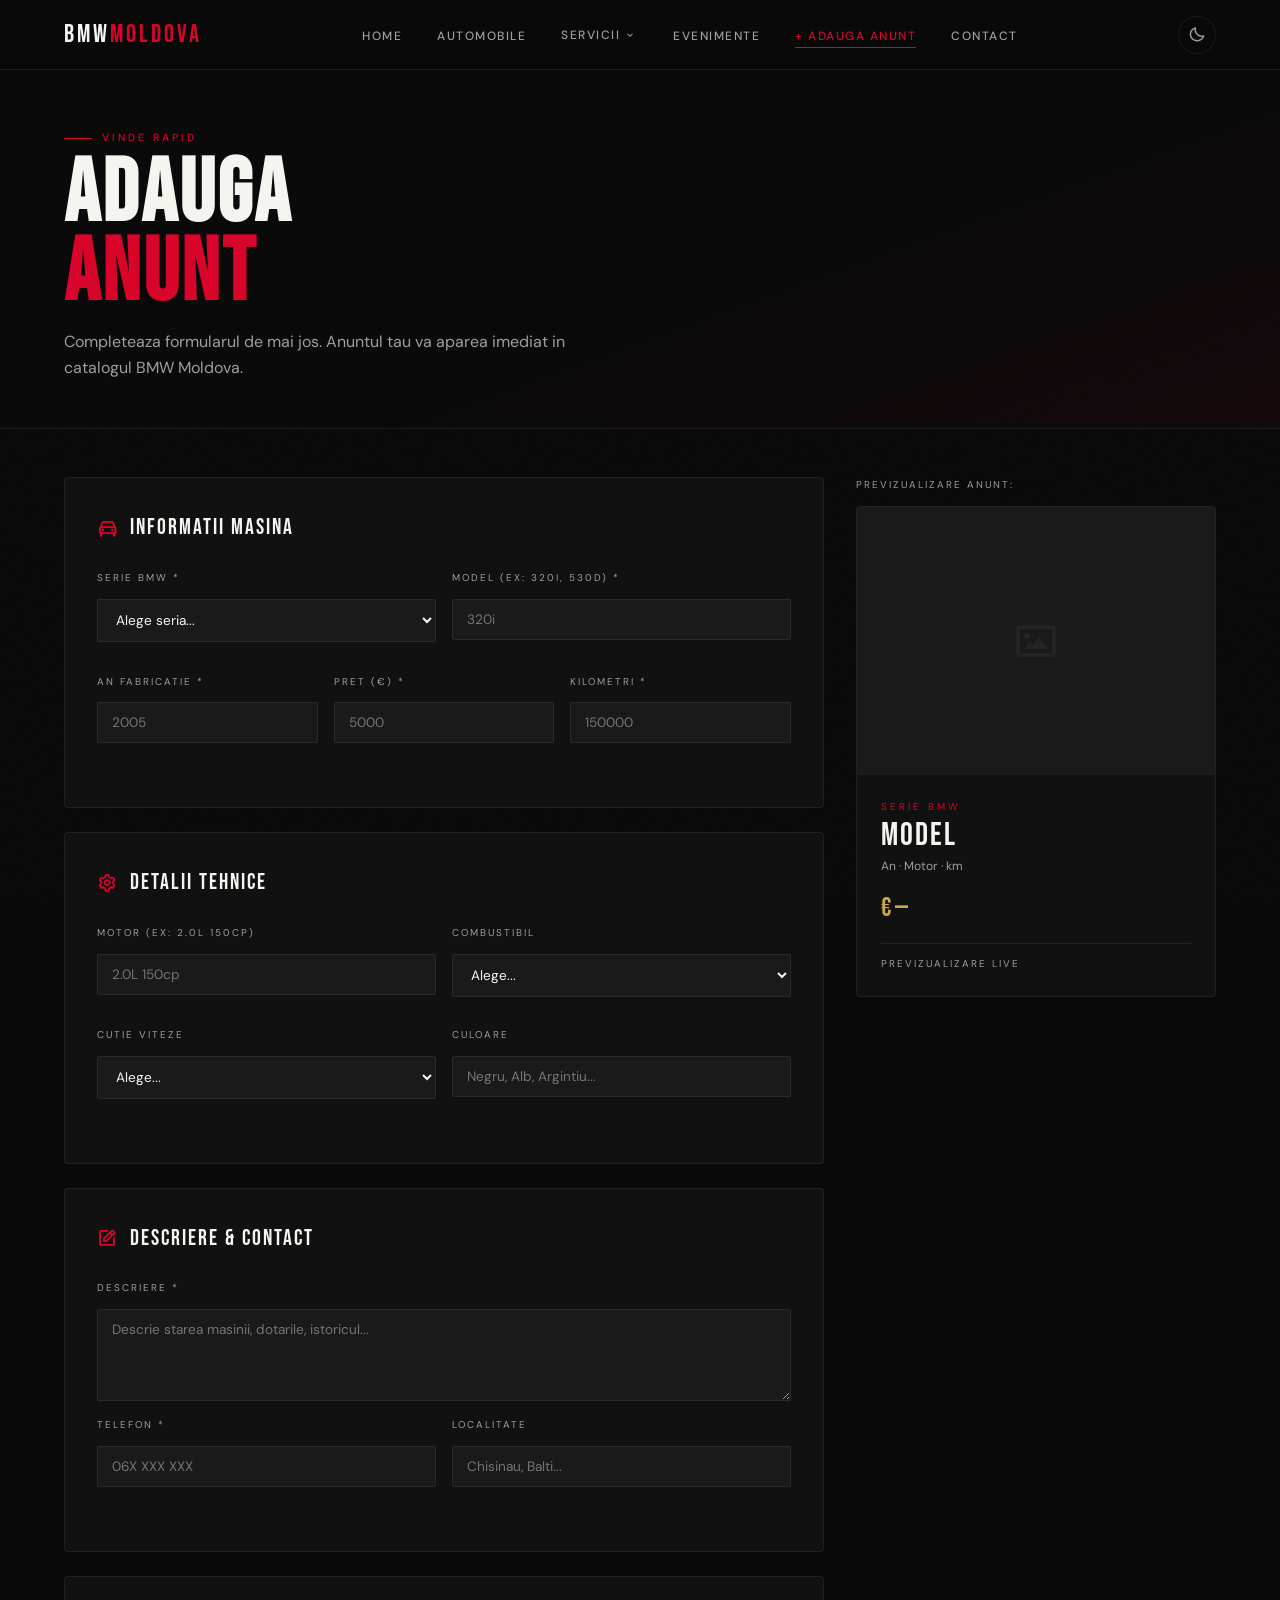
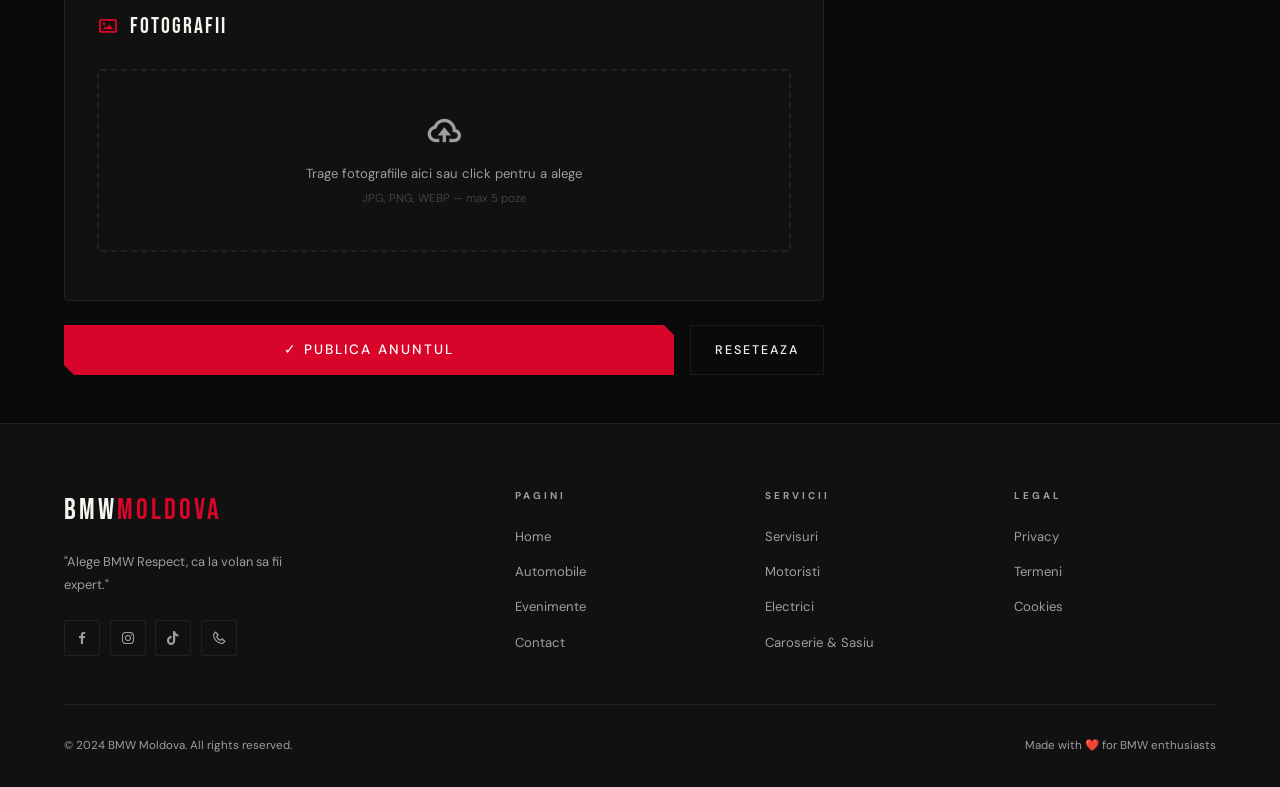
<file: Page1.html>
<!DOCTYPE html>
<html lang="ro">
<head>
  <meta charset="UTF-8">
  <meta name="viewport" content="width=device-width, initial-scale=1.0">
  <title>Adauga Anunt — BMW Moldova</title>
  <link rel="preconnect" href="https://fonts.googleapis.com">
  <link href="https://fonts.googleapis.com/css2?family=Bebas+Neue&family=DM+Sans:wght@300;400;500;600;700&display=swap" rel="stylesheet">
  <link href="https://unpkg.com/boxicons@2.1.4/css/boxicons.min.css" rel="stylesheet">
  <link rel="stylesheet" href="shared.css">
  <style>
    .add-hero {
      padding: 130px 4rem 3rem;
      background: linear-gradient(160deg, var(--dark) 60%, rgba(217,4,41,.05) 100%);
      border-bottom: 1px solid var(--border);
      position: relative; z-index: 1;
    }
    .add-hero h1 { font-family:var(--font-h); font-size:clamp(3rem,7vw,5.5rem); letter-spacing:3px; line-height:.9; }
    .add-hero h1 span { color:var(--red); }
    .add-hero p { color:var(--gray); margin-top:1rem; max-width:520px; }

    .add-body {
      display: grid; grid-template-columns: 1fr 360px;
      gap: 2rem; padding: 3rem 4rem;
      position: relative; z-index: 1;
    }

    /* FORM */
    .add-form { }
    .form-section {
      background: var(--dark2); border: 1px solid var(--border);
      border-radius: 4px; padding: 2rem; margin-bottom: 1.5rem;
    }
    .form-section-title {
      font-family: var(--font-h); font-size: 1.4rem; letter-spacing: 2px;
      margin-bottom: 1.5rem; display: flex; align-items: center; gap: .6rem;
    }
    .form-section-title i { color: var(--red); font-size: 1.3rem; }

    .form-row { display: grid; grid-template-columns: 1fr 1fr; gap: 1rem; margin-bottom: 1rem; }
    .form-row.three { grid-template-columns: 1fr 1fr 1fr; }
    .form-field { margin-bottom: 1rem; }
    .form-field:last-child { margin-bottom: 0; }
    .form-field label {
      display: block; font-size: .62rem; letter-spacing: 2px;
      text-transform: uppercase; color: var(--gray); margin-bottom: .4rem;
    }
    .form-field input,
    .form-field select,
    .form-field textarea {
      width: 100%; padding: 11px 14px;
      background: var(--dark3); border: 1px solid var(--border);
      color: var(--white); font-family: var(--font-b); font-size: .85rem;
      border-radius: 2px; outline: none; transition: border-color var(--tr);
    }
    .form-field input:focus, .form-field select:focus, .form-field textarea:focus { border-color: var(--red); }
    .form-field input.err, .form-field select.err, .form-field textarea.err { border-color: #ff1744; }
    .err-msg { font-size: .63rem; color: #ff1744; margin-top: 3px; display: none; }
    .show-err .err-msg { display: block; }

    /* Photo upload */
    .photo-drop {
      border: 2px dashed var(--border); border-radius: 4px;
      padding: 2.5rem; text-align: center; cursor: pointer;
      transition: all var(--tr); position: relative;
    }
    .photo-drop:hover, .photo-drop.drag-over { border-color: var(--red); background: rgba(217,4,41,.04); }
    .photo-drop input[type="file"] { position: absolute; inset: 0; opacity: 0; cursor: pointer; }
    .photo-drop i { font-size: 2.5rem; color: var(--gray); margin-bottom: .8rem; }
    .photo-drop p { font-size: .82rem; color: var(--gray); }
    .photo-drop span { font-size: .72rem; color: rgba(255,255,255,.2); }

    .photo-previews {
      display: grid; grid-template-columns: repeat(4, 1fr); gap: .5rem; margin-top: 1rem;
    }
    .photo-preview {
      aspect-ratio: 4/3; border-radius: 2px; overflow: hidden;
      position: relative; border: 2px solid var(--border);
    }
    .photo-preview img { width: 100%; height: 100%; object-fit: cover; }
    .photo-preview .rm-photo {
      position: absolute; top: 4px; right: 4px;
      width: 22px; height: 22px; border-radius: 50%;
      background: rgba(0,0,0,.7); border: none;
      color: #fff; font-size: .7rem; cursor: pointer;
      display: flex; align-items: center; justify-content: center;
    }
    .photo-preview.first-photo { border-color: var(--red); }
    .first-label {
      position: absolute; bottom: 0; left: 0; right: 0;
      font-size: .55rem; letter-spacing: 1px; text-transform: uppercase;
      background: var(--red); color: #fff; text-align: center; padding: 2px;
    }

    /* submit btn */
    .submit-wrap { display: flex; gap: 1rem; }
    .submit-wrap .btn-primary { flex: 1; justify-content: center; font-size: .85rem; padding: 16px; }
    .submit-wrap .btn-outline  { justify-content: center; padding: 16px 24px; }

    /* SIDEBAR PREVIEW */
    .preview-card {
      background: var(--dark2); border: 1px solid var(--border);
      border-radius: 4px; overflow: hidden; position: sticky; top: 90px;
    }
    .preview-img {
      aspect-ratio: 4/3; overflow: hidden; background: var(--dark3);
      display: flex; align-items: center; justify-content: center;
    }
    .preview-img img { width: 100%; height: 100%; object-fit: cover; }
    .preview-img .no-img { color: var(--dark4); font-size: 3rem; }
    .preview-body { padding: 1.5rem; }
    .preview-serie { font-size: .62rem; letter-spacing: 3px; text-transform: uppercase; color: var(--red); }
    .preview-name { font-family: var(--font-h); font-size: 2rem; letter-spacing: 2px; line-height: 1; margin: .3rem 0; }
    .preview-sub  { font-size: .75rem; color: var(--gray); margin-bottom: .8rem; }
    .preview-price { font-family: var(--font-h); font-size: 1.6rem; color: var(--gold); }
    .preview-label {
      font-size: .62rem; letter-spacing: 2px; text-transform: uppercase;
      color: var(--gray); border-top: 1px solid var(--border);
      padding-top: .8rem; margin-top: .8rem;
    }

    /* success overlay */
    .success-overlay {
      display: none; position: fixed; inset: 0; z-index: 9000;
      background: rgba(0,0,0,.95); align-items: center; justify-content: center;
      flex-direction: column; text-align: center; padding: 2rem;
    }
    .success-overlay.show { display: flex; }
    .success-overlay i { font-size: 5rem; color: #4caf50; margin-bottom: 1rem; }
    .success-overlay h2 { font-family: var(--font-h); font-size: 3rem; letter-spacing: 3px; margin-bottom: .5rem; }
    .success-overlay p { color: var(--gray); margin-bottom: 2rem; }

    @media(max-width:900px){
      .add-hero { padding: 120px 1.5rem 2.5rem; }
      .add-body { grid-template-columns: 1fr; padding: 2rem 1.5rem; }
      .form-row, .form-row.three { grid-template-columns: 1fr; }
      .preview-card { display: none; }
    }
  </style>
</head>
<body>
<div id="header-mount"></div>

<!-- HERO -->
<div class="add-hero">
  <div class="section-tag">Vinde rapid</div>
  <h1>Adauga<br><span>Anunt</span></h1>
  <p>Completeaza formularul de mai jos. Anuntul tau va aparea imediat in catalogul BMW Moldova.</p>
</div>

<div class="add-body">

  <!-- FORM -->
  <div class="add-form">

    <!-- Informatii generale -->
    <div class="form-section">
      <div class="form-section-title"><i class='bx bx-car'></i> Informatii Masina</div>

      <div class="form-row">
        <div class="form-field" id="f-series-wrap">
          <label>Serie BMW *</label>
          <select id="f-series">
            <option value="">Alege seria...</option>
            <option>E30</option><option>E34</option><option>E36</option>
            <option>E39</option><option>E46</option><option>E60</option>
            <option>E90</option><option>F10</option><option>F30</option>
            <option>G20</option><option>G30</option><option>Alta</option>
          </select>
          <span class="err-msg">Selecteaza seria.</span>
        </div>
        <div class="form-field" id="f-model-wrap">
          <label>Model (ex: 320i, 530d) *</label>
          <input type="text" id="f-model" placeholder="320i">
          <span class="err-msg">Introdu modelul.</span>
        </div>
      </div>

      <div class="form-row three">
        <div class="form-field" id="f-year-wrap">
          <label>An fabricatie *</label>
          <input type="number" id="f-year" placeholder="2005" min="1975" max="2025">
          <span class="err-msg">An invalid (1975–2025).</span>
        </div>
        <div class="form-field">
          <label>Pret (€) *</label>
          <input type="number" id="f-price" placeholder="5000" min="100">
          <span class="err-msg">Introdu pretul.</span>
        </div>
        <div class="form-field" id="f-km-wrap">
          <label>Kilometri *</label>
          <input type="number" id="f-km" placeholder="150000" min="0">
          <span class="err-msg">Introdu km.</span>
        </div>
      </div>
    </div>

    <!-- Detalii tehnice -->
    <div class="form-section">
      <div class="form-section-title"><i class='bx bx-cog'></i> Detalii Tehnice</div>
      <div class="form-row">
        <div class="form-field">
          <label>Motor (ex: 2.0L 150cp)</label>
          <input type="text" id="f-motor" placeholder="2.0L 150cp">
        </div>
        <div class="form-field">
          <label>Combustibil</label>
          <select id="f-combustibil">
            <option value="">Alege...</option>
            <option>Benzina</option><option>Diesel</option>
            <option>Hibrid</option><option>Electric</option>
          </select>
        </div>
      </div>
      <div class="form-row">
        <div class="form-field">
          <label>Cutie viteze</label>
          <select id="f-cutie">
            <option value="">Alege...</option>
            <option>Manuala</option><option>Automata</option><option>Semi-automata</option>
          </select>
        </div>
        <div class="form-field">
          <label>Culoare</label>
          <input type="text" id="f-culoare" placeholder="Negru, Alb, Argintiu...">
        </div>
      </div>
    </div>

    <!-- Descriere -->
    <div class="form-section">
      <div class="form-section-title"><i class='bx bx-edit'></i> Descriere & Contact</div>
      <div class="form-field" style="margin-bottom:1rem">
        <label>Descriere *</label>
        <textarea id="f-desc" rows="4" placeholder="Descrie starea masinii, dotarile, istoricul..."></textarea>
        <span class="err-msg">Scrie cel putin 20 caractere.</span>
      </div>
      <div class="form-row">
        <div class="form-field" id="f-phone-wrap">
          <label>Telefon *</label>
          <input type="tel" id="f-phone" placeholder="06X XXX XXX">
          <span class="err-msg">Numar invalid.</span>
        </div>
        <div class="form-field">
          <label>Localitate</label>
          <input type="text" id="f-loc" placeholder="Chisinau, Balti...">
        </div>
      </div>
    </div>

    <!-- Poze -->
    <div class="form-section">
      <div class="form-section-title"><i class='bx bx-image'></i> Fotografii</div>
      <div class="photo-drop" id="photo-drop">
        <input type="file" id="f-photos" accept="image/*" multiple>
        <i class='bx bx-cloud-upload'></i>
        <p>Trage fotografiile aici sau click pentru a alege</p>
        <span>JPG, PNG, WEBP — max 5 poze</span>
      </div>
      <div class="photo-previews" id="photo-previews"></div>
    </div>

    <!-- Submit -->
    <div class="submit-wrap">
      <button class="btn-primary" id="submit-btn"><span>✓ Publica Anuntul</span></button>
      <button class="btn-outline" id="reset-btn">Reseteaza</button>
    </div>

  </div><!-- /form -->

  <!-- SIDEBAR PREVIEW -->
  <div>
    <p style="font-size:.62rem;letter-spacing:2px;text-transform:uppercase;color:var(--gray);margin-bottom:.8rem;">Previzualizare anunt:</p>
    <div class="preview-card">
      <div class="preview-img" id="prev-img-wrap">
        <i class='bx bx-image preview-img no-img'></i>
      </div>
      <div class="preview-body">
        <div class="preview-serie" id="prev-serie">Serie BMW</div>
        <div class="preview-name"  id="prev-name">Model</div>
        <div class="preview-sub"   id="prev-sub">An · Motor · km</div>
        <div class="preview-price" id="prev-price">€ —</div>
        <div class="preview-label">Previzualizare live</div>
      </div>
    </div>
  </div>

</div><!-- /add-body -->

<!-- SUCCESS OVERLAY -->
<div class="success-overlay" id="success-overlay">
  <i class='bx bx-check-circle'></i>
  <h2>Anunt Publicat!</h2>
  <p>Masina ta apare acum in catalogul BMW Moldova.</p>
  <div style="display:flex;gap:1rem;flex-wrap:wrap;justify-content:center;">
    <a href="CarsPage.html" class="btn-primary"><span>Vezi Catalogul</span></a>
    <button class="btn-outline" id="add-another">Adauga Alta Masina</button>
  </div>
</div>

<div id="footer-mount"></div>
<script src="db.js"></script>
<script>
  document.getElementById('header-mount').innerHTML = renderHeader('addcar');
  document.getElementById('footer-mount').innerHTML = renderFooter();
  initNav();

  /* ==== PHOTO UPLOAD ==== */
  let photoDataURLs = [];

  const photoDrop   = document.getElementById('photo-drop');
  const photoInput  = document.getElementById('f-photos');
  const photoPrevs  = document.getElementById('photo-previews');

  photoDrop.addEventListener('dragover',  e => { e.preventDefault(); photoDrop.classList.add('drag-over'); });
  photoDrop.addEventListener('dragleave', () => photoDrop.classList.remove('drag-over'));
  photoDrop.addEventListener('drop', e => {
    e.preventDefault(); photoDrop.classList.remove('drag-over');
    handleFiles([...e.dataTransfer.files]);
  });
  photoInput.addEventListener('change', () => handleFiles([...photoInput.files]));

  function handleFiles(files) {
    const allowed = files.filter(f => f.type.startsWith('image/')).slice(0, 5 - photoDataURLs.length);
    allowed.forEach(file => {
      const reader = new FileReader();
      reader.onload = e => {
        photoDataURLs.push(e.target.result);
        renderPhotoPreviews();
        updateSidebarImg();
      };
      reader.readAsDataURL(file);
    });
    if(photoDataURLs.length >= 5) showToast('Maxim 5 fotografii!', 'info');
  }

  function renderPhotoPreviews() {
    photoPrevs.innerHTML = photoDataURLs.map((src,i)=>`
      <div class="photo-preview ${i===0?'first-photo':''}">
        <img src="${src}">
        <button class="rm-photo" data-i="${i}"><i class='bx bx-x'></i></button>
        ${i===0?'<div class="first-label">Principala</div>':''}
      </div>`).join('');
    photoPrevs.querySelectorAll('.rm-photo').forEach(btn => {
      btn.addEventListener('click', () => {
        photoDataURLs.splice(parseInt(btn.dataset.i), 1);
        renderPhotoPreviews(); updateSidebarImg();
      });
    });
  }

  function updateSidebarImg() {
    const wrap = document.getElementById('prev-img-wrap');
    if(photoDataURLs.length) {
      wrap.innerHTML = `<img src="${photoDataURLs[0]}" style="width:100%;height:100%;object-fit:cover;" alt="">`;
    } else {
      wrap.innerHTML = `<i class='bx bx-image' style="font-size:3rem;color:var(--dark4)"></i>`;
    }
  }

  /* ==== LIVE PREVIEW ==== */
  function livePreview() {
    const s = v => v || '—';
    document.getElementById('prev-serie').textContent  = s(document.getElementById('f-series').value);
    document.getElementById('prev-name').textContent   = s(document.getElementById('f-model').value);
    const yr   = document.getElementById('f-year').value;
    const mot  = document.getElementById('f-motor').value;
    const km   = document.getElementById('f-km').value;
    document.getElementById('prev-sub').textContent    = [yr,mot,km?Number(km).toLocaleString()+' km':''].filter(Boolean).join(' · ') || '—';
    const pr = document.getElementById('f-price').value;
    document.getElementById('prev-price').textContent  = pr ? fmtPrice(pr) : '€ —';
  }

  ['f-series','f-model','f-year','f-motor','f-km','f-price'].forEach(id => {
    const el = document.getElementById(id);
    if(el) el.addEventListener('input', livePreview);
    if(el) el.addEventListener('change', livePreview);
  });

  /* ==== VALIDATION ==== */
  function validate() {
    let ok = true;
    const checks = [
      { id:'f-series',  wrap:'f-series-wrap', fn: v => v !== '' },
      { id:'f-model',   wrap:'f-model-wrap',  fn: v => v.trim().length > 0 },
      { id:'f-year',    wrap:'f-year-wrap',   fn: v => v >= 1975 && v <= 2025 },
      { id:'f-price',   wrap:null,            fn: v => v > 0 },
      { id:'f-km',      wrap:'f-km-wrap',     fn: v => v >= 0 },
      { id:'f-desc',    wrap:null,            fn: v => v.trim().length >= 20 },
      { id:'f-phone',   wrap:'f-phone-wrap',  fn: v => /^[0-9\s\+\-]{6,15}$/.test(v) },
    ];
    checks.forEach(({ id, wrap, fn }) => {
      const el  = document.getElementById(id);
      const val = el.value;
      const wEl = wrap ? document.getElementById(wrap) : el.closest('.form-field');
      if(!fn(val)) {
        el.classList.add('err');
        if(wEl) wEl.classList.add('show-err');
        ok = false;
      } else {
        el.classList.remove('err');
        if(wEl) wEl.classList.remove('show-err');
      }
    });
    return ok;
  }

  /* ==== SUBMIT ==== */
  document.getElementById('submit-btn').addEventListener('click', () => {
    if(!validate()) { showToast('Completeaza campurile obligatorii!', 'info'); return; }

    const car = {
      series:      document.getElementById('f-series').value,
      model:       document.getElementById('f-model').value.trim(),
      year:        parseInt(document.getElementById('f-year').value),
      price:       parseInt(document.getElementById('f-price').value),
      km:          parseInt(document.getElementById('f-km').value),
      motor:       document.getElementById('f-motor').value.trim(),
      combustibil: document.getElementById('f-combustibil').value,
      cutie:       document.getElementById('f-cutie').value,
      culoare:     document.getElementById('f-culoare').value.trim(),
      desc:        document.getElementById('f-desc').value.trim(),
      phone:       document.getElementById('f-phone').value.trim(),
      loc:         document.getElementById('f-loc').value.trim(),
      imgs:        photoDataURLs,
      badge:       'Nou Adaugat',
    };

    BMWDB.Cars.add(car);
    document.getElementById('success-overlay').classList.add('show');
  });

  document.getElementById('reset-btn').addEventListener('click', () => {
    document.querySelectorAll('.add-form input, .add-form select, .add-form textarea').forEach(el => el.value = '');
    photoDataURLs = [];
    renderPhotoPreviews();
    updateSidebarImg();
    livePreview();
    document.querySelectorAll('.err').forEach(el=>el.classList.remove('err'));
    document.querySelectorAll('.show-err').forEach(el=>el.classList.remove('show-err'));
  });

  document.getElementById('add-another').addEventListener('click', () => {
    document.getElementById('success-overlay').classList.remove('show');
    document.getElementById('reset-btn').click();
  });
</script>
</body>
</html>
</file>
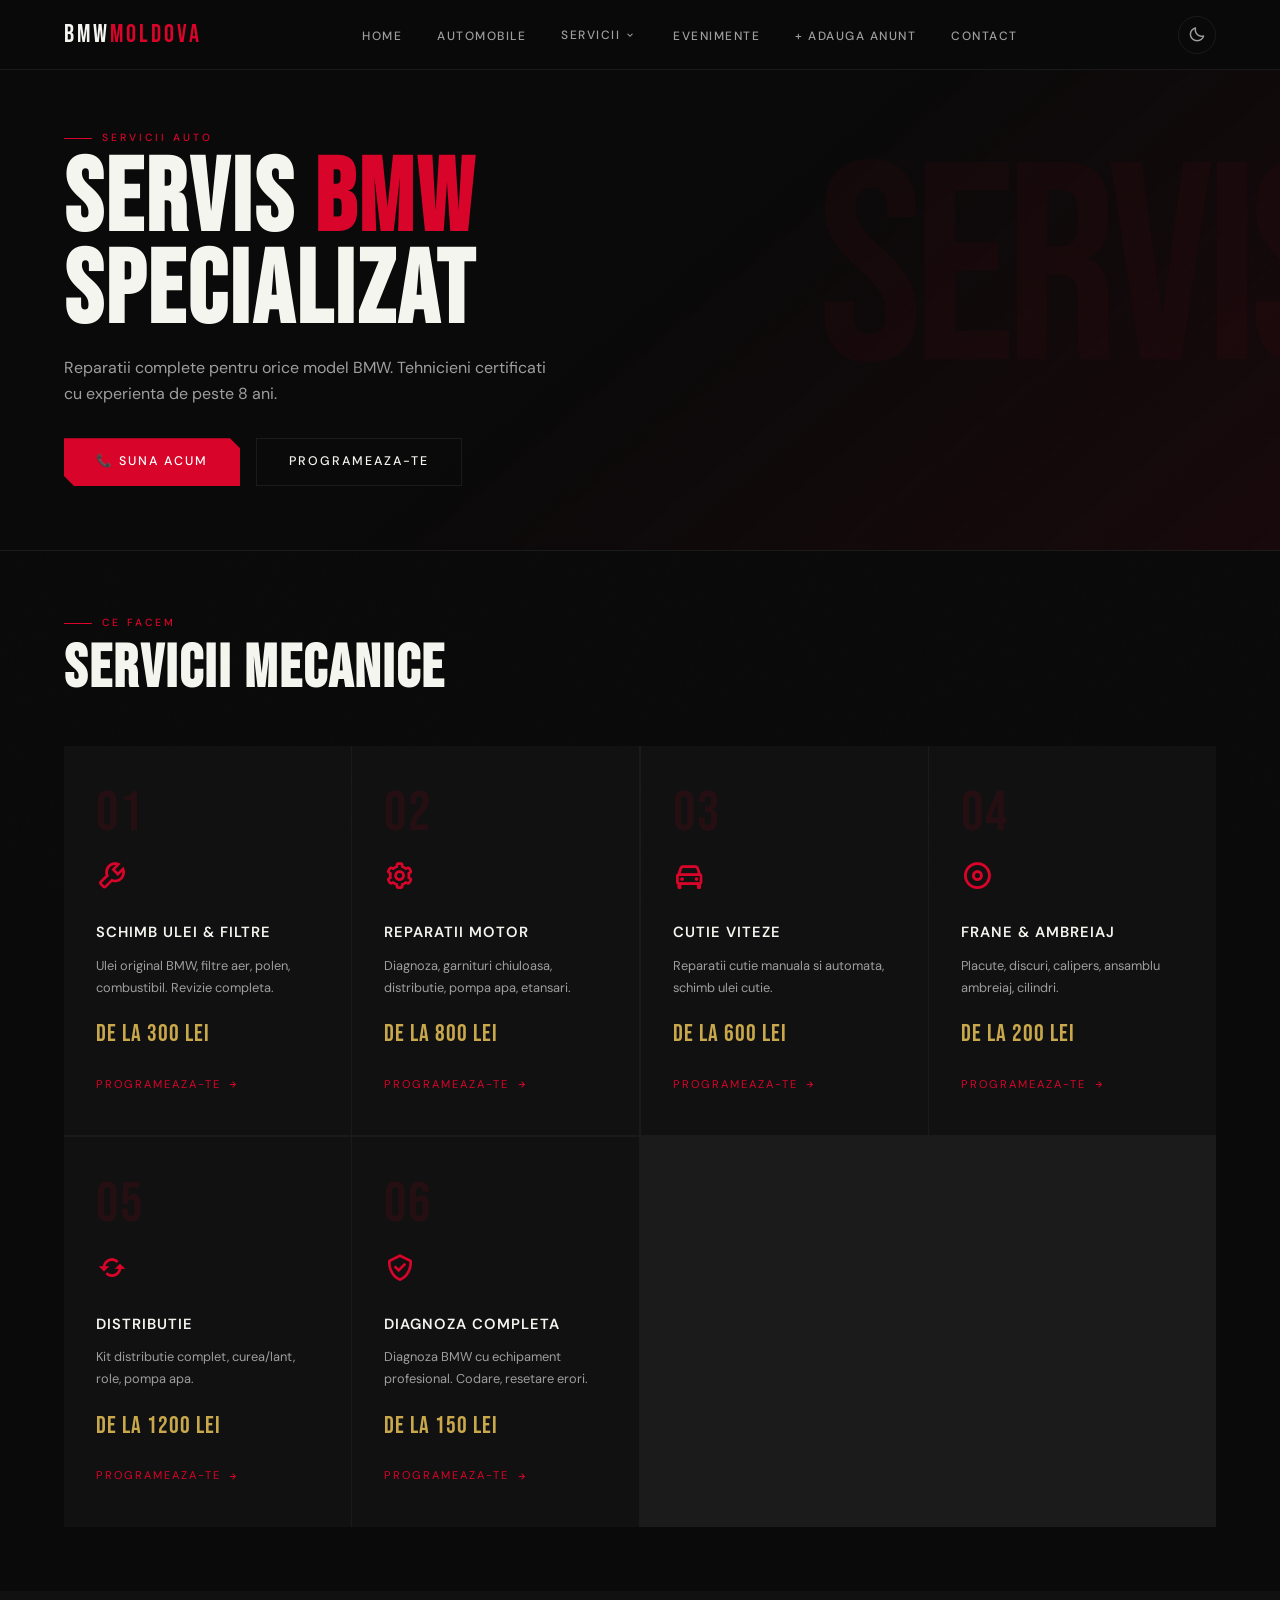
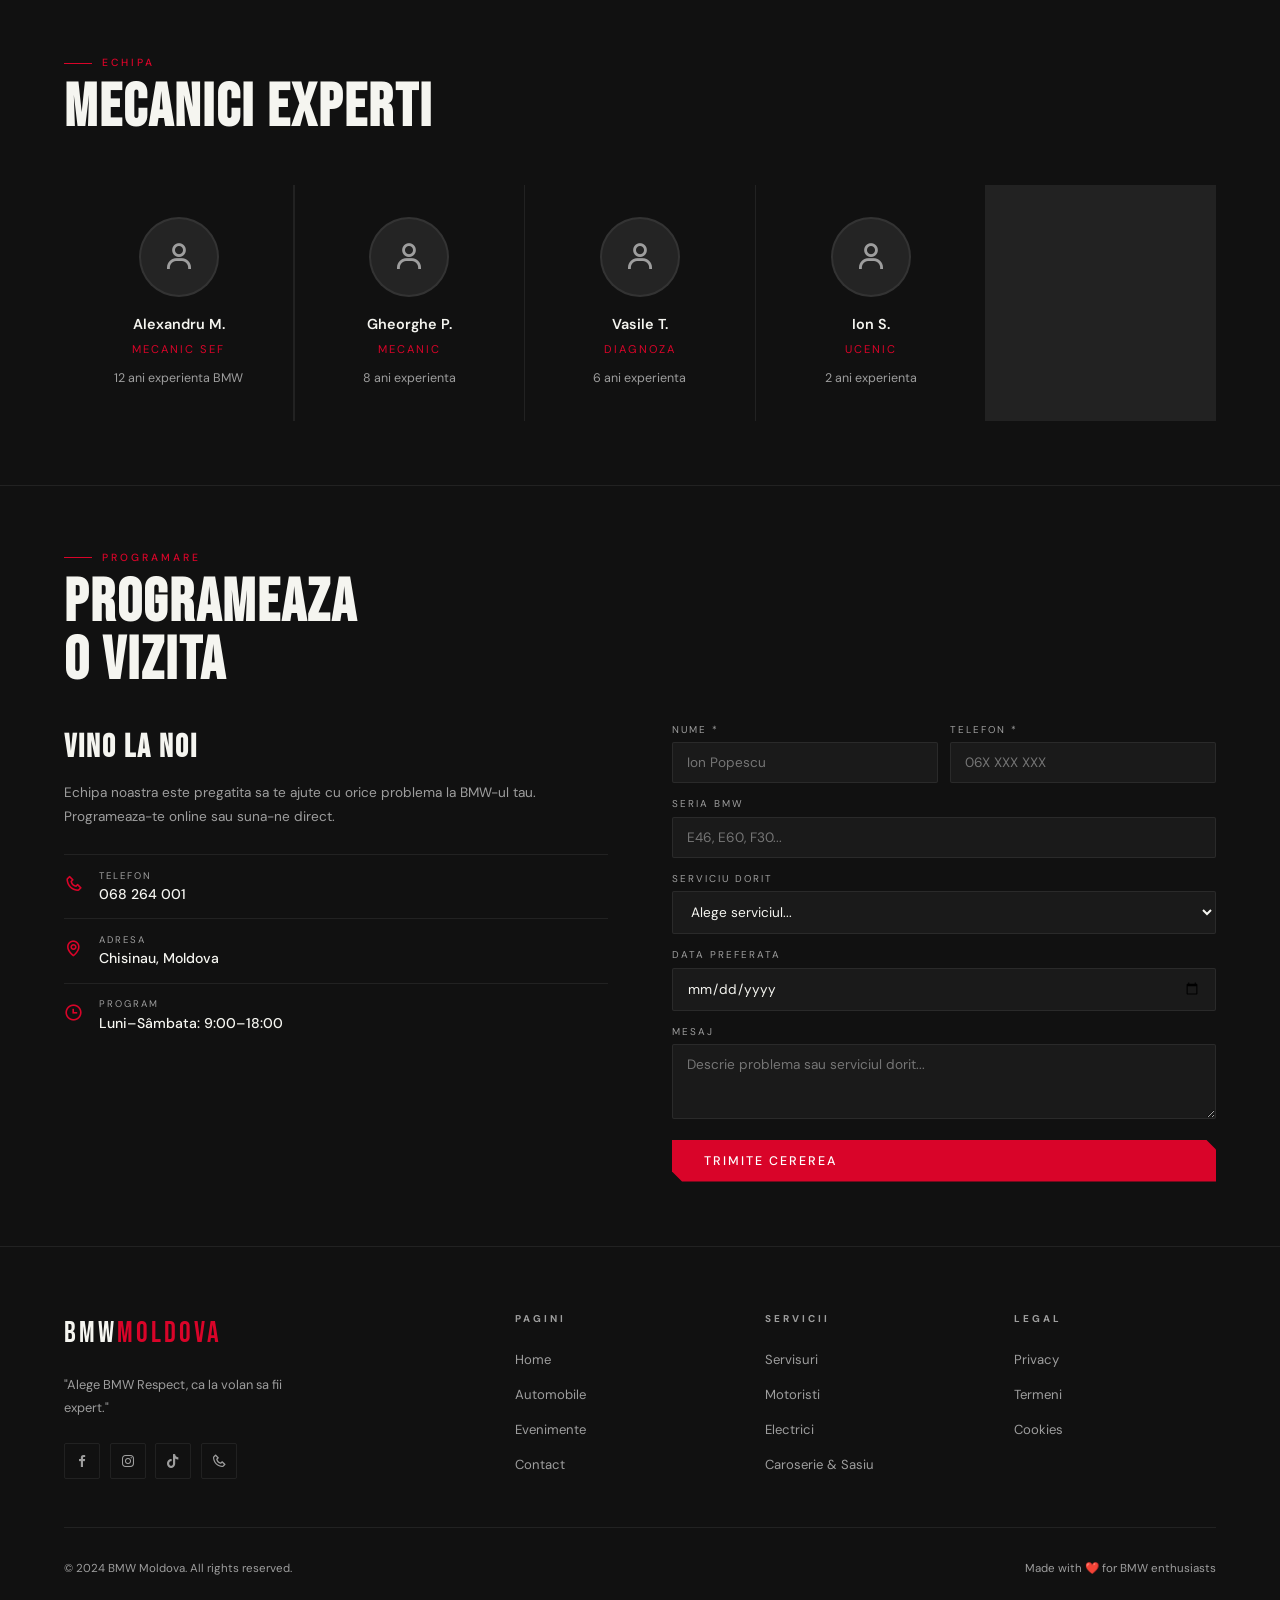
<file: Servis.html>
<!DOCTYPE html>
<html lang="ro">
<head>
  <meta charset="UTF-8">
  <meta name="viewport" content="width=device-width, initial-scale=1.0">
  <title>Servisuri — BMW Moldova</title>
  <link rel="preconnect" href="https://fonts.googleapis.com">
  <link href="https://fonts.googleapis.com/css2?family=Bebas+Neue&family=DM+Sans:wght@300;400;500;600;700&display=swap" rel="stylesheet">
  <link href="https://unpkg.com/boxicons@2.1.4/css/boxicons.min.css" rel="stylesheet">
  <link rel="stylesheet" href="shared.css">
  <style>
    .svc-hero {
      padding: 130px 4rem 4rem;
      position: relative; overflow: hidden;
      background: linear-gradient(140deg, #0a0a0a 50%, rgba(217,4,41,.07) 100%);
      border-bottom: 1px solid var(--border);
      z-index: 1;
    }
    .svc-hero-accent {
      position: absolute; right: -5%; top: 50%; transform: translateY(-50%);
      font-family: var(--font-h); font-size: 22vw; letter-spacing: -10px;
      color: rgba(217,4,41,.04); pointer-events: none; line-height: 1;
      white-space: nowrap;
    }
    .svc-hero h1 {
      font-family: var(--font-h); font-size: clamp(3rem,8vw,6.5rem);
      letter-spacing: 3px; line-height: .9; position: relative; z-index: 1;
    }
    .svc-hero h1 span { color: var(--red); }
    .svc-hero p { color: var(--gray); margin-top: 1rem; max-width: 500px; position: relative; z-index: 1; }
    .svc-hero-btns { display: flex; gap: 1rem; margin-top: 2rem; position: relative; z-index: 1; }

    /* SERVICES GRID */
    .svc-section { padding: 4rem; position: relative; z-index: 1; }
    .svc-grid {
      display: grid; grid-template-columns: repeat(auto-fill, minmax(280px, 1fr));
      gap: 1.5px; background: var(--border);
    }
    .svc-card {
      background: var(--dark2); padding: 2.5rem 2rem;
      position: relative; overflow: hidden;
      transition: all var(--tr); cursor: pointer;
    }
    .svc-card::after {
      content: ''; position: absolute; top: 0; left: 0; right: 0; height: 2px;
      background: var(--red); transform: scaleX(0); transform-origin: left;
      transition: transform var(--tr);
    }
    .svc-card:hover::after { transform: scaleX(1); }
    .svc-card:hover { background: var(--dark3); }

    .svc-num { font-family: var(--font-h); font-size: 3.5rem; color: rgba(217,4,41,.1); line-height: 1; margin-bottom: .8rem; letter-spacing: 2px; }
    .svc-icon { font-size: 2rem; color: var(--red); margin-bottom: 1rem; }
    .svc-card h3 { font-size: .92rem; font-weight: 600; letter-spacing: 1px; text-transform: uppercase; margin-bottom: .6rem; }
    .svc-card p  { font-size: .8rem; color: var(--gray); line-height: 1.75; margin-bottom: 1rem; }
    .svc-price {
      font-family: var(--font-h); font-size: 1.5rem; color: var(--gold);
      letter-spacing: 1px; margin-bottom: 1rem;
    }
    .svc-link {
      display: inline-flex; align-items: center; gap: .4rem;
      font-size: .7rem; letter-spacing: 2px; text-transform: uppercase;
      color: var(--red); transition: gap var(--tr);
    }
    .svc-link:hover { gap: .8rem; }

    /* REQUEST FORM */
    .request-section {
      padding: 4rem; background: var(--dark2);
      border-top: 1px solid var(--border);
    }
    .request-grid { display: grid; grid-template-columns: 1fr 1fr; gap: 4rem; align-items: start; }
    .request-info h3 { font-family: var(--font-h); font-size: 2rem; letter-spacing: 2px; margin-bottom: .5rem; }
    .request-info p { color: var(--gray); font-size: .85rem; line-height: 1.8; margin-bottom: 1.5rem; }

    .contact-item { display: flex; align-items: center; gap: 1rem; padding: .8rem 0; border-top: 1px solid var(--border); }
    .contact-icon { font-size: 1.2rem; color: var(--red); }
    .contact-lbl { font-size: .6rem; letter-spacing: 2px; text-transform: uppercase; color: var(--gray); }
    .contact-val { font-size: .88rem; font-weight: 500; }

    .req-form { display: flex; flex-direction: column; gap: .8rem; }
    .form-row2 { display: grid; grid-template-columns: 1fr 1fr; gap: .8rem; }

    .req-field label { display: block; font-size: .62rem; letter-spacing: 2px; text-transform: uppercase; color: var(--gray); margin-bottom: .3rem; }
    .req-field input, .req-field select, .req-field textarea {
      width: 100%; padding: 11px 14px;
      background: var(--dark3); border: 1px solid var(--border);
      color: var(--white); font-family: var(--font-b); font-size: .85rem;
      border-radius: 2px; outline: none; transition: border-color var(--tr);
    }
    .req-field input:focus, .req-field select:focus, .req-field textarea:focus { border-color: var(--red); }
    .req-field input.err, .req-field select.err, .req-field textarea.err { border-color: #ff1744; }
    .req-success { display: none; padding: 1rem; background: rgba(76,175,80,.1); border: 1px solid #4caf50; border-radius: 2px; color: #4caf50; font-size: .85rem; text-align: center; }
    .req-success.show { display: block; }

    /* TEAM */
    .team-section { padding: 4rem; position: relative; z-index: 1; }
    .team-grid { display: grid; grid-template-columns: repeat(auto-fill, minmax(220px, 1fr)); gap: 1.5px; background: var(--border); }
    .team-card {
      background: var(--dark2); padding: 2rem; text-align: center;
      transition: background var(--tr);
    }
    .team-card:hover { background: var(--dark3); }
    .team-avatar {
      width: 80px; height: 80px; border-radius: 50%;
      background: var(--dark4); border: 2px solid var(--border);
      display: flex; align-items: center; justify-content: center;
      margin: 0 auto 1rem; font-size: 2rem; color: var(--gray);
    }
    .team-name { font-weight: 600; font-size: .9rem; margin-bottom: .3rem; }
    .team-role { font-size: .7rem; letter-spacing: 2px; text-transform: uppercase; color: var(--red); margin-bottom: .6rem; }
    .team-exp  { font-size: .78rem; color: var(--gray); }

    @media(max-width:900px){
      .svc-hero  { padding: 120px 1.5rem 3rem; }
      .svc-section, .request-section, .team-section { padding: 3rem 1.5rem; }
      .request-grid { grid-template-columns: 1fr; gap: 2rem; }
      .form-row2 { grid-template-columns: 1fr; }
    }
  </style>
</head>
<body>
<div id="header-mount"></div>

<!-- HERO — configurat via JS -->
<div class="svc-hero">
  <div class="svc-hero-accent" id="hero-accent"></div>
  <div class="section-tag" id="hero-tag"></div>
  <h1 id="hero-h1"></h1>
  <p id="hero-p"></p>
  <div class="svc-hero-btns">
    <a href="tel:068264001" class="btn-primary"><span>📞 Suna Acum</span></a>
    <a href="#request" class="btn-outline">Programeaza-te</a>
  </div>
</div>

<!-- SERVICES -->
<div class="svc-section">
  <div class="section-header">
    <div>
      <div class="section-tag">Ce facem</div>
      <h2 class="section-title" id="svc-title"></h2>
    </div>
  </div>
  <div class="svc-grid" id="svc-grid"></div>
</div>

<!-- TEAM -->
<div class="team-section section-alt">
  <div class="section-header">
    <div>
      <div class="section-tag">Echipa</div>
      <h2 class="section-title" id="team-title"></h2>
    </div>
  </div>
  <div class="team-grid" id="team-grid"></div>
</div>

<!-- REQUEST FORM -->
<div class="request-section" id="request">
  <div class="section-header" style="margin-bottom:2rem;">
    <div>
      <div class="section-tag">Programare</div>
      <h2 class="section-title">Programeaza<br>o Vizita</h2>
    </div>
  </div>
  <div class="request-grid">
    <div class="request-info">
      <h3>Vino la noi</h3>
      <p>Echipa noastra este pregatita sa te ajute cu orice problema la BMW-ul tau. Programeaza-te online sau suna-ne direct.</p>
      <div class="contact-item"><div class="contact-icon"><i class='bx bx-phone'></i></div><div><div class="contact-lbl">Telefon</div><div class="contact-val">068 264 001</div></div></div>
      <div class="contact-item"><div class="contact-icon"><i class='bx bx-map'></i></div><div><div class="contact-lbl">Adresa</div><div class="contact-val">Chisinau, Moldova</div></div></div>
      <div class="contact-item"><div class="contact-icon"><i class='bx bx-time'></i></div><div><div class="contact-lbl">Program</div><div class="contact-val">Luni–Sâmbata: 9:00–18:00</div></div></div>
    </div>
    <form class="req-form" id="req-form" novalidate>
      <div class="form-row2">
        <div class="req-field"><label>Nume *</label><input type="text" id="r-name" placeholder="Ion Popescu"></div>
        <div class="req-field"><label>Telefon *</label><input type="tel" id="r-phone" placeholder="06X XXX XXX"></div>
      </div>
      <div class="req-field"><label>Seria BMW</label><input type="text" id="r-series" placeholder="E46, E60, F30..."></div>
      <div class="req-field">
        <label>Serviciu dorit</label>
        <select id="r-svc"><option value="">Alege serviciul...</option></select>
      </div>
      <div class="req-field"><label>Data preferata</label><input type="date" id="r-date"></div>
      <div class="req-field"><label>Mesaj</label><textarea id="r-msg" rows="3" placeholder="Descrie problema sau serviciul dorit..."></textarea></div>
      <button type="submit" class="btn-primary"><span>Trimite Cererea</span></button>
      <div class="req-success" id="req-success">✔ Cererea a fost trimisa! Te contactam in curand.</div>
    </form>
  </div>
</div>

<div id="footer-mount"></div>
<script src="db.js"></script>
<script>
  // ===== CONFIG PER PAGE =====
  const PAGE = window._SVC_PAGE = 'servis'; window._SVC_PAGE; // set by each file

  const CONFIGS = {
    servis: {
      activePage: 'services',
      tag: 'Servicii Auto',
      h1: 'Servis <span>BMW</span><br>Specializat',
      accent: 'SERVIS',
      p: 'Reparatii complete pentru orice model BMW. Tehnicieni certificati cu experienta de peste 8 ani.',
      svcTitle: 'Servicii Mecanice',
      services: [
        { num:'01', icon:'bx-wrench',       title:'Schimb Ulei & Filtre',   desc:'Ulei original BMW, filtre aer, polen, combustibil. Revizie completa.',         price:'De la 300 lei' },
        { num:'02', icon:'bx-cog',          title:'Reparatii Motor',        desc:'Diagnoza, garnituri chiuloasa, distributie, pompa apa, etansari.',             price:'De la 800 lei' },
        { num:'03', icon:'bx-car',          title:'Cutie Viteze',           title2:'Automata & Manuala',  desc:'Reparatii cutie manuala si automata, schimb ulei cutie.',                price:'De la 600 lei' },
        { num:'04', icon:'bx-disc',         title:'Frane & Ambreiaj',       desc:'Placute, discuri, calipers, ansamblu ambreiaj, cilindri.',                     price:'De la 200 lei' },
        { num:'05', icon:'bx-refresh',      title:'Distributie',            desc:'Kit distributie complet, curea/lant, role, pompa apa.',                        price:'De la 1200 lei' },
        { num:'06', icon:'bx-check-shield', title:'Diagnoza Completa',      desc:'Diagnoza BMW cu echipament profesional. Codare, resetare erori.',               price:'De la 150 lei' },
      ],
      teamTitle: 'Mecanici Experti',
      team: [
        { name:'Alexandru M.', role:'Mecanic Sef', exp:'12 ani experienta BMW', icon:'bx-user' },
        { name:'Gheorghe P.', role:'Mecanic',    exp:'8 ani experienta',      icon:'bx-user' },
        { name:'Vasile T.',   role:'Diagnoza',    exp:'6 ani experienta',      icon:'bx-user' },
        { name:'Ion S.',      role:'Ucenic',      exp:'2 ani experienta',      icon:'bx-user' },
      ],
      svcOptions: ['Schimb Ulei', 'Reparatii Motor', 'Cutie Viteze', 'Frane', 'Distributie', 'Diagnoza', 'Altele'],
    },

    electrici: {
      activePage: 'services',
      tag: 'Electrici Auto',
      h1: 'Electricieni<br><span>BMW</span>',
      accent: 'ELECTRIC',
      p: 'Diagnosticare si reparatii electrice pentru toate seriile BMW. Codari, programari, instalatii.',
      svcTitle: 'Servicii Electrice',
      services: [
        { num:'01', icon:'bx-bolt',       title:'Diagnoza Electronica',   desc:'Citire si stergere erori BMW cu echipament profesional ISTA/INPA.',           price:'De la 150 lei' },
        { num:'02', icon:'bx-chip',       title:'Codare & Programare',    desc:'Codare module, activare functii ascunse, programare chei, unitati.',           price:'De la 200 lei' },
        { num:'03', icon:'bx-battery',    title:'Sistem Electrica',       desc:'Reparatii instalatie electrica, sigurante, relee, cablaje.',                   price:'De la 300 lei' },
        { num:'04', icon:'bx-bulb',       title:'Faruri & Lumini',        desc:'Reglaj faruri xenon/LED, schimb becuri, adaptoare, angel eyes.',               price:'De la 150 lei' },
        { num:'05', icon:'bx-desktop',    title:'Calculator & Unitati',   desc:'Reparatii ECU, DME, EGS, reprogramare, clone calculator.',                     price:'De la 500 lei' },
        { num:'06', icon:'bx-radio',      title:'Multimedia & Navigation', desc:'Instalare GPS, CarPlay, Android Auto, amplificatoare, camere.',               price:'De la 400 lei' },
      ],
      teamTitle: 'Electricieni Specializati',
      team: [
        { name:'Andrei K.',   role:'Electrician Sef', exp:'10 ani BMW Electric', icon:'bx-user' },
        { name:'Mihai F.',    role:'Codari BMW',      exp:'7 ani experienta',    icon:'bx-user' },
        { name:'Sergiu B.',   role:'Multimedia',      exp:'5 ani experienta',    icon:'bx-user' },
      ],
      svcOptions: ['Diagnoza', 'Codare', 'Sistem electric', 'Faruri', 'Calculator ECU', 'Multimedia', 'Altele'],
    },

    motors: {
      activePage: 'services',
      tag: 'Motoristi',
      h1: 'Specialisti<br><span>Motoare</span> BMW',
      accent: 'MOTOR',
      p: 'Reparatii complete ale motoarelor BMW. De la revizie simpla pana la rectificare si reparatie capitala.',
      svcTitle: 'Servicii Motoare',
      services: [
        { num:'01', icon:'bx-cog',          title:'Revizie Motor',          desc:'Schimb ulei, filtre, bujii, inspectie completa motor BMW.',                   price:'De la 400 lei' },
        { num:'02', icon:'bx-wrench',       title:'Chiulasa',               desc:'Rectificare, schimb garnitura chiulosa, supape, ghiduri.',                   price:'De la 2000 lei' },
        { num:'03', icon:'bx-refresh',      title:'Distributie Completa',   desc:'Lant/curea distributie, intinzatoare, role, pompa apa originala.',           price:'De la 1500 lei' },
        { num:'04', icon:'bx-water',        title:'Sistem Racire',          desc:'Termostat, radiator, pompa apa, furtunuri, vas expansiune.',                 price:'De la 400 lei' },
        { num:'05', icon:'bx-wind',         title:'Turbocompresoare',       desc:'Reparatie sau inlocuire turbo, conducte intercooler, recirculare.',           price:'De la 600 lei' },
        { num:'06', icon:'bx-search-alt',   title:'Diagnoza Motor',         desc:'Diagnoza completa, compresie, presiune ulei, analize.',                      price:'De la 200 lei' },
      ],
      teamTitle: 'Motoristi Experti',
      team: [
        { name:'Dumitru V.',  role:'Motorist Sef',    exp:'15 ani motoare BMW',  icon:'bx-user' },
        { name:'Vlad C.',     role:'Motorist',        exp:'9 ani experienta',    icon:'bx-user' },
        { name:'Octavian M.', role:'Turbo Expert',    exp:'6 ani experienta',    icon:'bx-user' },
      ],
      svcOptions: ['Revizie', 'Chiulasa', 'Distributie', 'Racire', 'Turbo', 'Diagnoza motor', 'Altele'],
    },
  };

  const cfg = CONFIGS[PAGE] || CONFIGS.servis;

  // inject header/footer
  document.getElementById('header-mount').innerHTML = renderHeader(cfg.activePage);
  document.getElementById('footer-mount').innerHTML = renderFooter();
  initNav();

  // hero
  document.getElementById('hero-accent').textContent = cfg.accent;
  document.getElementById('hero-tag').textContent    = cfg.tag;
  document.getElementById('hero-h1').innerHTML       = cfg.h1;
  document.getElementById('hero-p').textContent      = cfg.p;
  document.getElementById('svc-title').textContent   = cfg.svcTitle;
  document.getElementById('team-title').textContent  = cfg.teamTitle;
  document.title = `${cfg.tag} — BMW Moldova`;

  // services
  document.getElementById('svc-grid').innerHTML = cfg.services.map(s=>`
    <div class="svc-card">
      <div class="svc-num">${s.num}</div>
      <div class="svc-icon"><i class='bx ${s.icon}'></i></div>
      <h3>${s.title}</h3>
      <p>${s.desc}</p>
      <div class="svc-price">${s.price}</div>
      <a href="#request" class="svc-link">Programeaza-te <i class='bx bx-right-arrow-alt'></i></a>
    </div>`).join('');

  // team
  document.getElementById('team-grid').innerHTML = cfg.team.map(t=>`
    <div class="team-card">
      <div class="team-avatar"><i class='bx ${t.icon}'></i></div>
      <div class="team-name">${t.name}</div>
      <div class="team-role">${t.role}</div>
      <div class="team-exp">${t.exp}</div>
    </div>`).join('');

  // populate service select
  const rSvc = document.getElementById('r-svc');
  cfg.svcOptions.forEach(o => { const op=document.createElement('option'); op.textContent=o; rSvc.appendChild(op); });

  // request form
  document.getElementById('req-form').addEventListener('submit', e => {
    e.preventDefault();
    const name  = document.getElementById('r-name').value.trim();
    const phone = document.getElementById('r-phone').value.trim();
    let ok = true;
    [['r-name', name.length>2], ['r-phone', /[0-9]{6}/.test(phone)]].forEach(([id, valid]) => {
      const el = document.getElementById(id);
      if(!valid) { el.classList.add('err'); ok=false; } else el.classList.remove('err');
    });
    if(!ok) { showToast('Completeaza Numele si Telefonul!', 'info'); return; }

    BMWDB.Messages.add({
      name, phone,
      series:  document.getElementById('r-series').value,
      service: rSvc.value,
      date:    document.getElementById('r-date').value,
      msg:     document.getElementById('r-msg').value,
      page:    PAGE,
    });
    document.getElementById('req-form').reset();
    document.getElementById('req-success').classList.add('show');
    showToast('Cerere trimisa!', 'success');
    setTimeout(()=>document.getElementById('req-success').classList.remove('show'), 5000);
  });
</script>
</body>
</html>
</file>
<file: shared.css>
/* ============================================================
   BMW Moldova — Shared CSS
   Import this in every page
   ============================================================ */

@import url('https://fonts.googleapis.com/css2?family=Bebas+Neue&family=DM+Sans:ital,wght@0,300;0,400;0,500;0,600;0,700&display=swap');

*, *::before, *::after { margin:0; padding:0; box-sizing:border-box; }

:root {
  --red:     #d90429;
  --red-hot: #ff1744;
  --gold:    #c9a84c;
  --white:   #f5f5f0;
  --gray:    #9e9e9e;
  --dark:    #0a0a0a;
  --dark2:   #111111;
  --dark3:   #1a1a1a;
  --dark4:   #242424;
  --border:  rgba(255,255,255,0.07);
  --shadow:  0 20px 60px rgba(0,0,0,0.6);
  --font-h:  'Bebas Neue', sans-serif;
  --font-b:  'DM Sans', sans-serif;
  --tr:      0.32s cubic-bezier(0.4,0,0.2,1);
  --radius:  2px;
}
[data-theme="light"] {
  --white:  #111111;
  --gray:   #555;
  --dark:   #f0f0ec;
  --dark2:  #e8e8e4;
  --dark3:  #dcdcd8;
  --dark4:  #d0d0cc;
  --border: rgba(0,0,0,0.09);
  --shadow: 0 20px 60px rgba(0,0,0,0.12);
}

html { scroll-behavior:smooth; font-size:16px; }

body {
  font-family: var(--font-b);
  background: var(--dark);
  color: var(--white);
  overflow-x: hidden;
  transition: background var(--tr), color var(--tr);
  line-height: 1.6;
}

::selection { background:var(--red); color:#fff; }
::-webkit-scrollbar { width:4px; }
::-webkit-scrollbar-track { background:var(--dark2); }
::-webkit-scrollbar-thumb { background:var(--red); border-radius:2px; }

img { max-width:100%; display:block; }
a  { text-decoration:none; }
ul { list-style:none; }

/* ---- NOISE OVERLAY ---- */
body::before {
  content:''; position:fixed; inset:0; z-index:0; pointer-events:none;
  background-image:url("data:image/svg+xml,%3Csvg viewBox='0 0 256 256' xmlns='http://www.w3.org/2000/svg'%3E%3Cfilter id='n'%3E%3CfeTurbulence type='fractalNoise' baseFrequency='0.9' numOctaves='4' stitchTiles='stitch'/%3E%3C/filter%3E%3Crect width='100%25' height='100%25' filter='url(%23n)' opacity='0.03'/%3E%3C/svg%3E");
  opacity:.35;
}

/* ---- HEADER ---- */
header {
  position:fixed; top:0; left:0; right:0; z-index:900;
  display:flex; align-items:center; justify-content:space-between;
  padding:0 4rem; height:70px;
  background:rgba(10,10,10,0.88);
  backdrop-filter:blur(20px);
  border-bottom:1px solid var(--border);
  transition:all var(--tr);
}
[data-theme="light"] header { background:rgba(240,240,236,0.92); }

.logo {
  font-family:var(--font-h);
  font-size:1.55rem; letter-spacing:3px;
  color:var(--white);
}
.logo span { color:var(--red); }

nav ul {
  display:flex; align-items:center; gap:2.2rem;
}
nav ul a {
  font-size:0.75rem; font-weight:500;
  letter-spacing:1.5px; text-transform:uppercase;
  color:var(--gray); position:relative;
  transition:color var(--tr);
}
nav ul a::after {
  content:''; position:absolute; bottom:-4px; left:0; right:0;
  height:1px; background:var(--red);
  transform:scaleX(0); transform-origin:right;
  transition:transform var(--tr);
}
nav ul a:hover { color:var(--white); }
nav ul a:hover::after { transform:scaleX(1); transform-origin:left; }
nav ul a.active-link { color:var(--red); }
nav ul a.active-link::after { transform:scaleX(1); }

/* Dropdown */
.dropdown { position:relative; }
.dropbtn {
  background:none; border:none; cursor:pointer;
  font-family:var(--font-b); font-size:0.75rem; font-weight:500;
  letter-spacing:1.5px; text-transform:uppercase;
  color:var(--gray); display:flex; align-items:center; gap:4px;
  transition:color var(--tr);
}
.dropbtn:hover { color:var(--white); }
.dropdown-menu {
  display:none; position:absolute; top:calc(100% + 18px); left:-16px;
  background:var(--dark3); border:1px solid var(--border);
  border-radius:6px; min-width:210px;
  padding:8px 0; box-shadow:var(--shadow);
}
.dropdown-menu a {
  display:block; padding:10px 20px;
  font-size:0.78rem; text-transform:uppercase; letter-spacing:1px;
  color:var(--gray); transition:all var(--tr);
}
.dropdown-menu a:hover { color:var(--white); background:rgba(217,4,41,.1); padding-left:28px; }
.dropdown-menu .call-btn {
  margin:8px 16px 4px; padding:8px 16px;
  background:var(--red); color:#fff !important;
  border-radius:4px; text-align:center; display:block;
}
.dropdown-menu .call-btn:hover { background:var(--red-hot); padding-left:16px !important; }
.dropdown:hover .dropdown-menu { display:block; }

/* Nav controls */
.nav-controls { display:flex; align-items:center; gap:1rem; }
.icon-btn {
  width:38px; height:38px; border-radius:50%;
  border:1px solid var(--border); background:transparent;
  display:flex; align-items:center; justify-content:center;
  cursor:pointer; color:var(--gray); font-size:1.1rem;
  transition:all var(--tr);
}
.icon-btn:hover { border-color:var(--red); color:var(--red); }
#menu-icon { display:none; font-size:1.4rem; cursor:pointer; color:var(--white); background:none; border:none; }

/* ---- BUTTONS ---- */
.btn-primary {
  display:inline-flex; align-items:center; gap:.5rem;
  padding:13px 32px;
  background:var(--red); color:#fff;
  font-family:var(--font-b); font-size:.78rem; font-weight:500;
  letter-spacing:2px; text-transform:uppercase;
  border:none; cursor:pointer; position:relative; overflow:hidden;
  clip-path:polygon(0 0,calc(100% - 10px) 0,100% 10px,100% 100%,10px 100%,0 calc(100% - 10px));
  transition:all var(--tr);
}
.btn-primary::before {
  content:''; position:absolute; inset:0;
  background:var(--red-hot); transform:translateX(-100%);
  transition:transform var(--tr);
}
.btn-primary:hover::before { transform:translateX(0); }
.btn-primary > * { position:relative; z-index:1; }

.btn-outline {
  display:inline-flex; align-items:center; gap:.5rem;
  padding:13px 32px;
  background:transparent; color:var(--white);
  font-family:var(--font-b); font-size:.78rem; font-weight:500;
  letter-spacing:2px; text-transform:uppercase;
  border:1px solid var(--border); cursor:pointer;
  transition:all var(--tr);
}
.btn-outline:hover { border-color:var(--red); color:var(--red); }

.btn-ghost {
  display:inline-flex; align-items:center; gap:.5rem;
  padding:10px 24px; background:var(--dark4);
  color:var(--gray); font-size:.75rem; letter-spacing:1.5px; text-transform:uppercase;
  border:1px solid var(--border); cursor:pointer; font-family:var(--font-b);
  transition:all var(--tr); border-radius:var(--radius);
}
.btn-ghost:hover { color:var(--white); border-color:var(--gray); }

/* ---- SECTION COMMON ---- */
.section { padding:5rem 4rem; position:relative; z-index:1; }
.section-alt { background:var(--dark2); }

.section-tag {
  display:flex; align-items:center; gap:.6rem;
  font-size:.65rem; letter-spacing:3px; text-transform:uppercase;
  color:var(--red); font-weight:500; margin-bottom:.5rem;
}
.section-tag::before { content:''; display:block; width:28px; height:1px; background:var(--red); }

.section-title {
  font-family:var(--font-h);
  font-size:clamp(2.2rem,5vw,3.8rem);
  letter-spacing:2px; line-height:.95;
}
.section-header {
  display:flex; align-items:flex-end; justify-content:space-between;
  margin-bottom:3rem; flex-wrap:wrap; gap:1rem;
}

/* ---- FOOTER ---- */
footer {
  background:var(--dark2); border-top:1px solid var(--border);
  padding:4rem 4rem 2rem; position:relative; z-index:1;
}
.footer-grid {
  display:grid; grid-template-columns:2fr 1fr 1fr 1fr;
  gap:3rem; margin-bottom:3rem;
}
.footer-brand .logo { font-size:1.8rem; display:block; margin-bottom:1rem; }
.footer-brand p { font-size:.8rem; color:var(--gray); line-height:1.8; max-width:260px; }
.footer-social { display:flex; gap:.6rem; margin-top:1.5rem; }
.social-icon {
  width:36px; height:36px; border:1px solid var(--border);
  border-radius:2px; display:flex; align-items:center; justify-content:center;
  color:var(--gray); font-size:1rem;
  transition:all var(--tr);
}
.social-icon:hover { border-color:var(--red); color:var(--red); }
.footer-col h4 {
  font-size:.62rem; letter-spacing:3px; text-transform:uppercase;
  color:var(--gray); margin-bottom:1.2rem;
}
.footer-col ul { display:flex; flex-direction:column; gap:.6rem; }
.footer-col ul a { font-size:.82rem; color:var(--gray); transition:color var(--tr); }
.footer-col ul a:hover { color:var(--red); }
.footer-bottom {
  display:flex; justify-content:space-between; align-items:center;
  padding-top:2rem; border-top:1px solid var(--border);
  font-size:.72rem; color:var(--gray);
}

/* ---- FORM FIELDS ---- */
.form-field { display:flex; flex-direction:column; gap:.4rem; }
.form-field label {
  font-size:.62rem; letter-spacing:2px; text-transform:uppercase; color:var(--gray);
}
.form-field input,
.form-field textarea,
.form-field select {
  padding:12px 16px;
  background:var(--dark3); border:1px solid var(--border);
  color:var(--white); font-size:.85rem; font-family:var(--font-b);
  border-radius:var(--radius); outline:none;
  transition:border-color var(--tr);
}
.form-field input:focus,
.form-field textarea:focus,
.form-field select:focus { border-color:var(--red); }
.form-field input.error,
.form-field textarea.error { border-color:#ff1744; }
.field-error { font-size:.63rem; color:#ff1744; display:none; margin-top:2px; }
.show-error .field-error { display:block; }
.show-error input, .show-error textarea { border-color:#ff1744; }

/* ---- TOAST ---- */
.toast {
  position:fixed; bottom:2rem; right:2rem; z-index:9999;
  padding:1rem 1.5rem;
  background:var(--dark3); border:1px solid var(--red);
  border-left:4px solid var(--red);
  color:var(--white); font-size:.85rem;
  border-radius:4px; box-shadow:var(--shadow);
  transform:translateY(100px); opacity:0;
  transition:all var(--tr);
  max-width:320px;
}
.toast.show { transform:translateY(0); opacity:1; }
.toast.success { border-color:#4caf50; border-left-color:#4caf50; }

/* ---- RESPONSIVE ---- */
@media(max-width:900px){
  header { padding:0 1.5rem; }
  nav ul { display:none; }
  #menu-icon { display:flex; }
  nav.open ul {
    display:flex; flex-direction:column; align-items:flex-start;
    position:fixed; top:70px; left:0; right:0; bottom:0;
    background:var(--dark); padding:2rem; gap:1.5rem;
    border-top:1px solid var(--border); overflow-y:auto;
  }
  .section { padding:3.5rem 1.5rem; }
  .footer-grid { grid-template-columns:1fr 1fr; gap:2rem; }
}
@media(max-width:600px){
  header { padding:0 1rem; }
  .footer-grid { grid-template-columns:1fr; }
}
</file>
